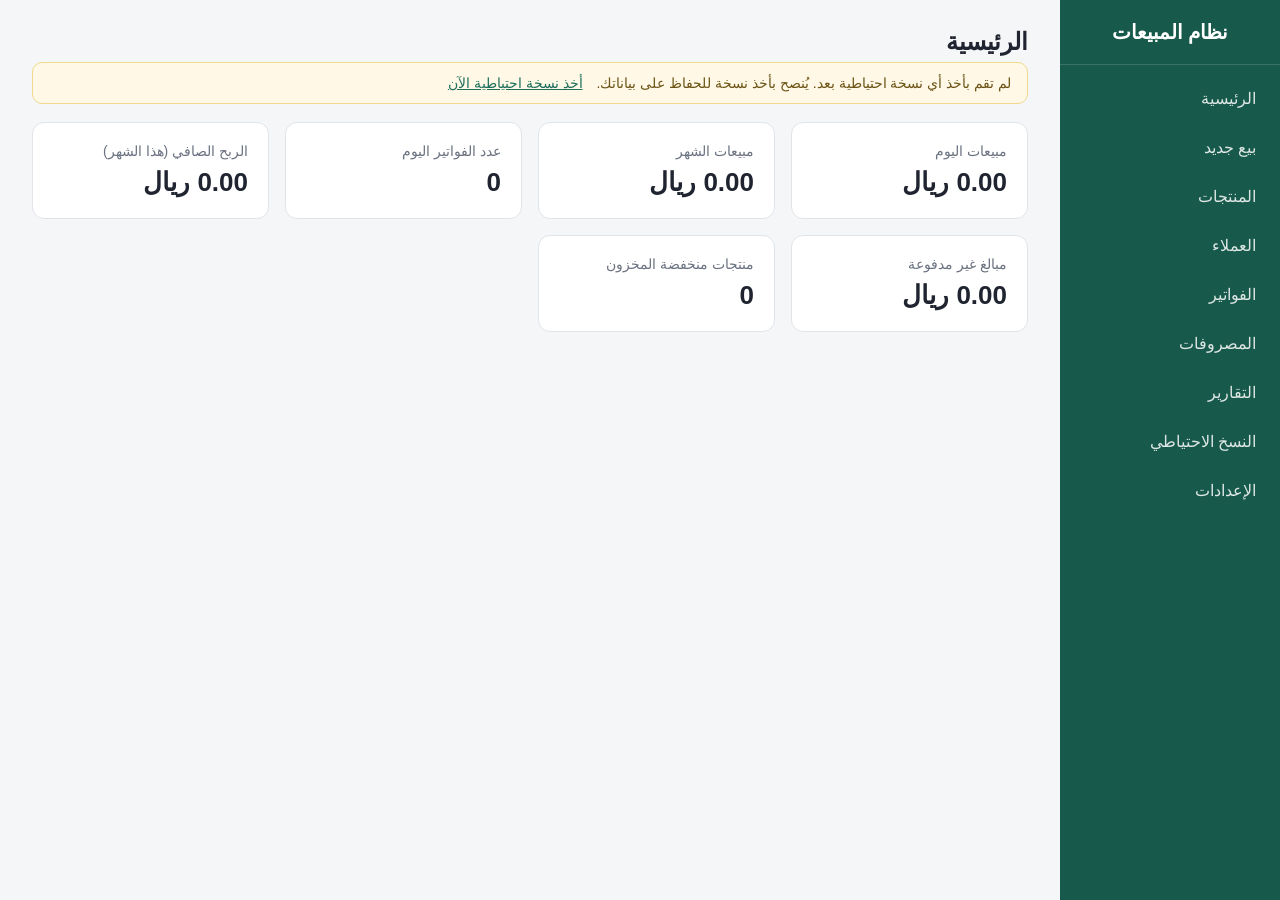
<file: SalesInventorySystem/index.html>
<!DOCTYPE html>
<html lang="ar" dir="rtl">
<head>
  <meta charset="UTF-8">
  <meta name="viewport" content="width=device-width, initial-scale=1.0">
  <title>نظام المبيعات</title>
  <link rel="stylesheet" href="css/style.css">
</head>
<body>
  <div class="app-shell">
    <aside class="sidebar">
      <div class="sidebar-title">نظام المبيعات</div>
      <nav class="nav-list">
        <button type="button" class="nav-item nav-item-active" data-screen="dashboard">الرئيسية</button>
        <button type="button" class="nav-item" data-screen="new-sale">بيع جديد</button>
        <button type="button" class="nav-item" data-screen="products">المنتجات</button>
        <button type="button" class="nav-item" data-screen="customers">العملاء</button>
        <button type="button" class="nav-item" data-screen="invoices">الفواتير</button>
        <button type="button" class="nav-item" data-screen="expenses">المصروفات</button>
        <button type="button" class="nav-item" data-screen="reports">التقارير</button>
        <button type="button" class="nav-item" data-screen="backup">النسخ الاحتياطي</button>
        <button type="button" class="nav-item" data-screen="settings">الإعدادات</button>
      </nav>
    </aside>

    <main class="content">
      <section id="screen-dashboard" class="screen screen-active"></section>
      <section id="screen-new-sale" class="screen"></section>
      <section id="screen-products" class="screen"></section>
      <section id="screen-customers" class="screen"></section>
      <section id="screen-invoices" class="screen"></section>
      <section id="screen-expenses" class="screen"></section>
      <section id="screen-reports" class="screen"></section>
      <section id="screen-backup" class="screen"></section>
      <section id="screen-settings" class="screen"></section>
    </main>
  </div>

  <div id="toast-container" class="toast-container"></div>
  <div id="modal-overlay" class="modal-overlay"></div>
  <div id="print-area"></div>

  <script src="lib/xlsx.full.min.js"></script>
  <script src="js/db.js"></script>
  <script src="js/utils.js"></script>
  <script src="js/ui.js"></script>
  <script src="js/excel.js"></script>
  <script src="js/settings.js"></script>
  <script src="js/products.js"></script>
  <script src="js/customers.js"></script>
  <script src="js/invoices.js"></script>
  <script src="js/expenses.js"></script>
  <script src="js/reports.js"></script>
  <script src="js/backup.js"></script>
  <script src="js/sales.js"></script>
  <script src="js/app.js"></script>
</body>
</html>
</file>
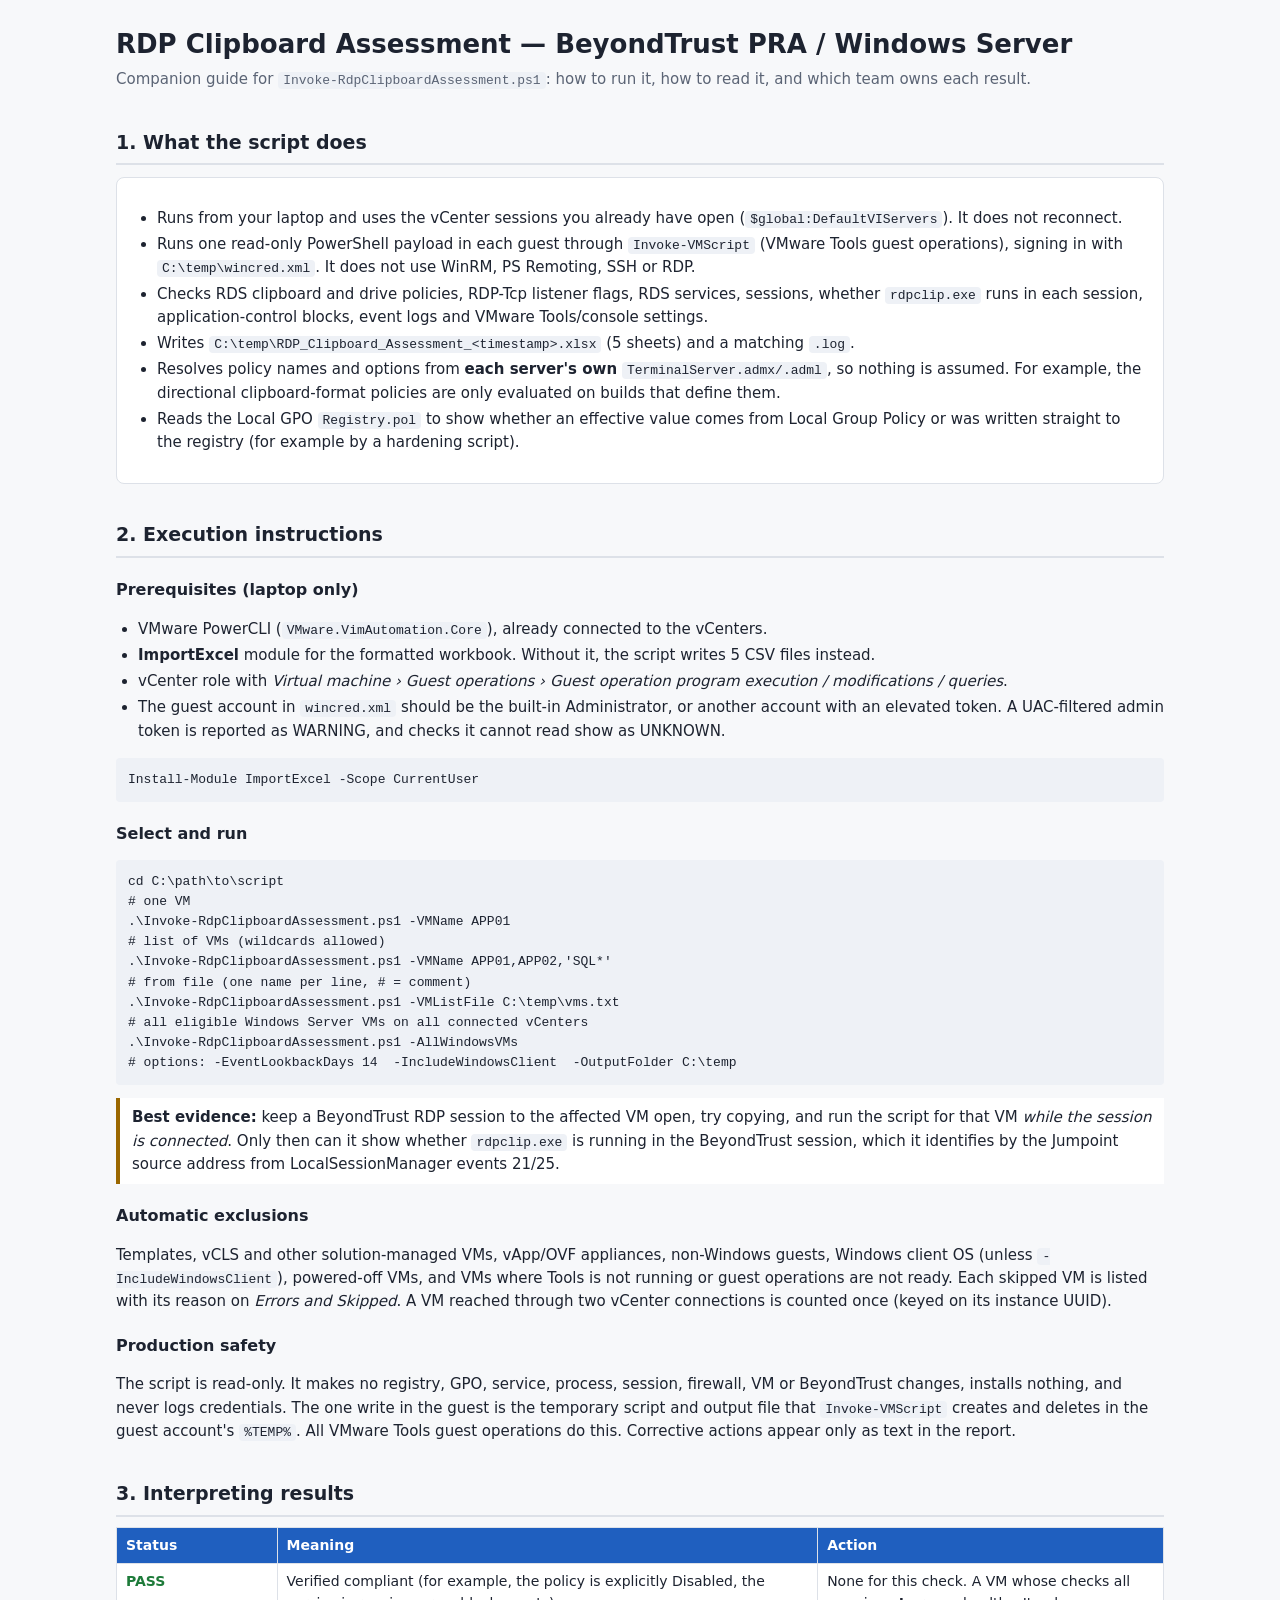
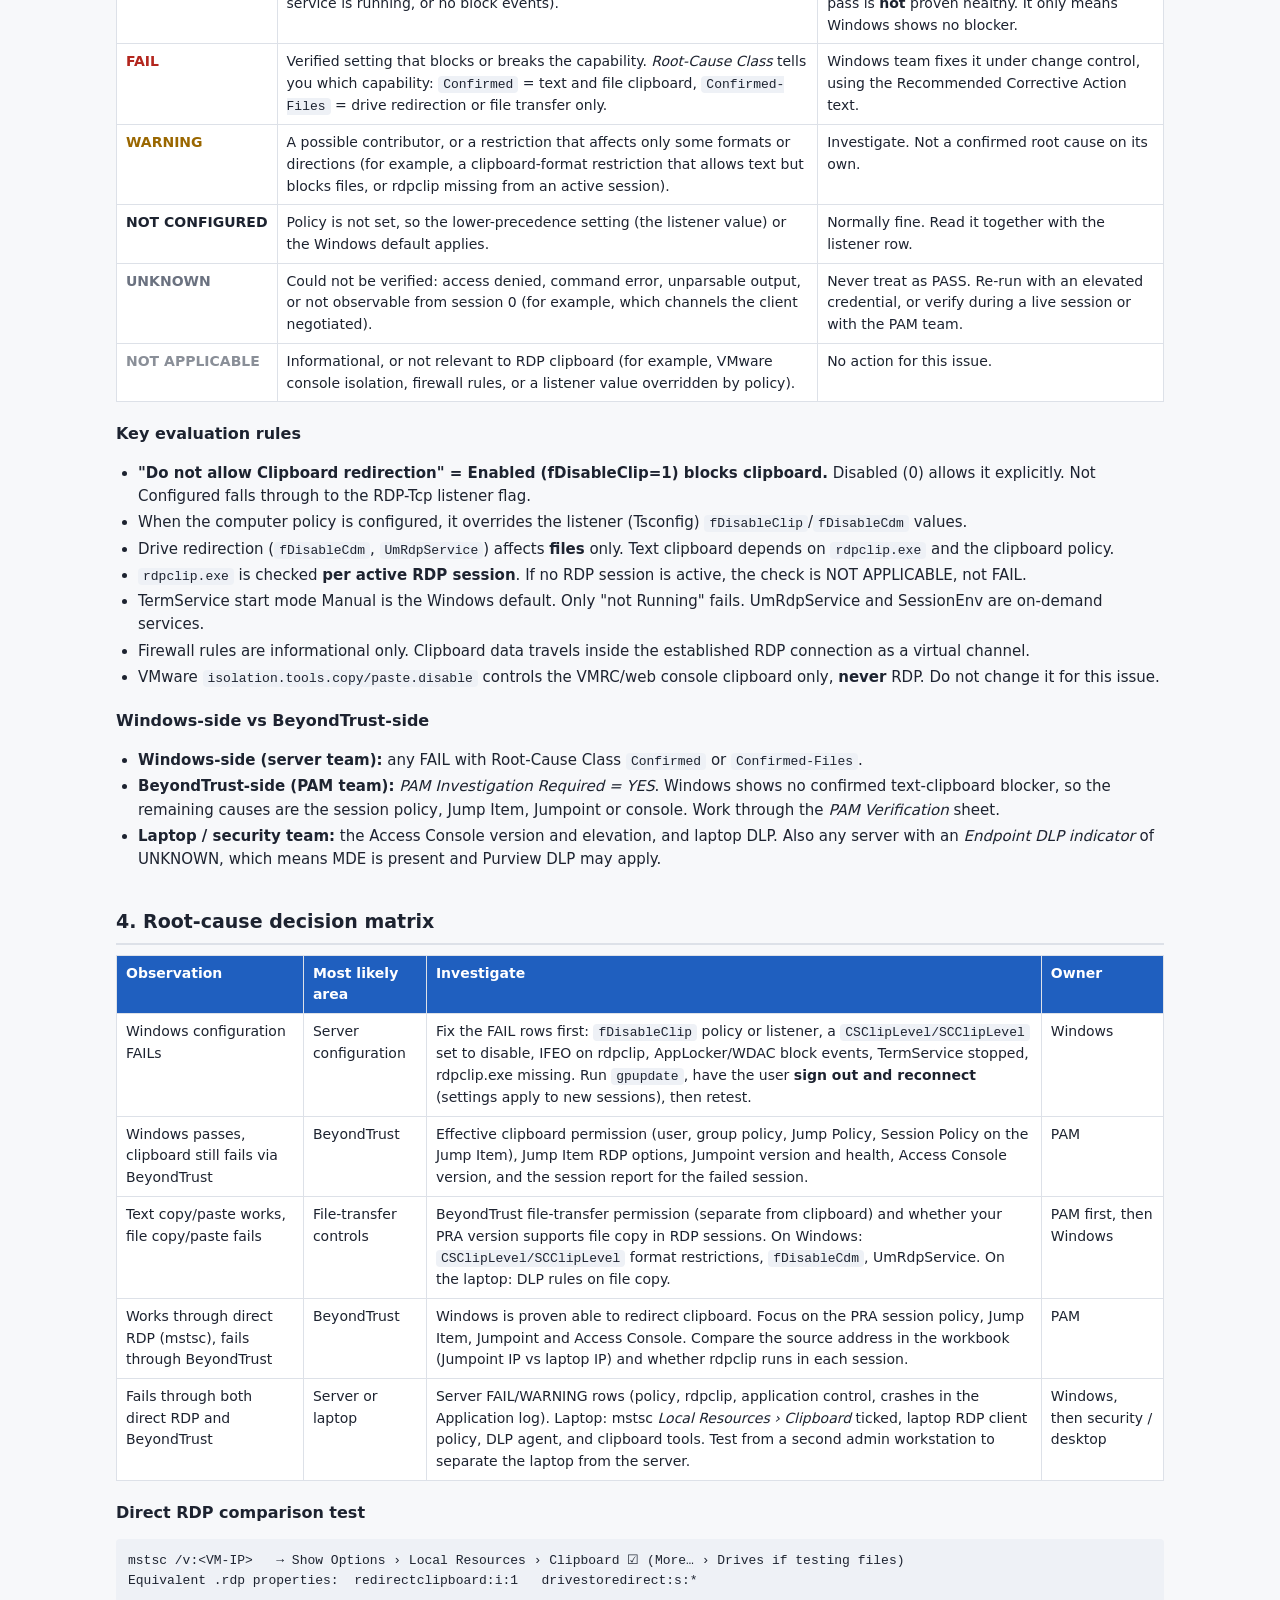
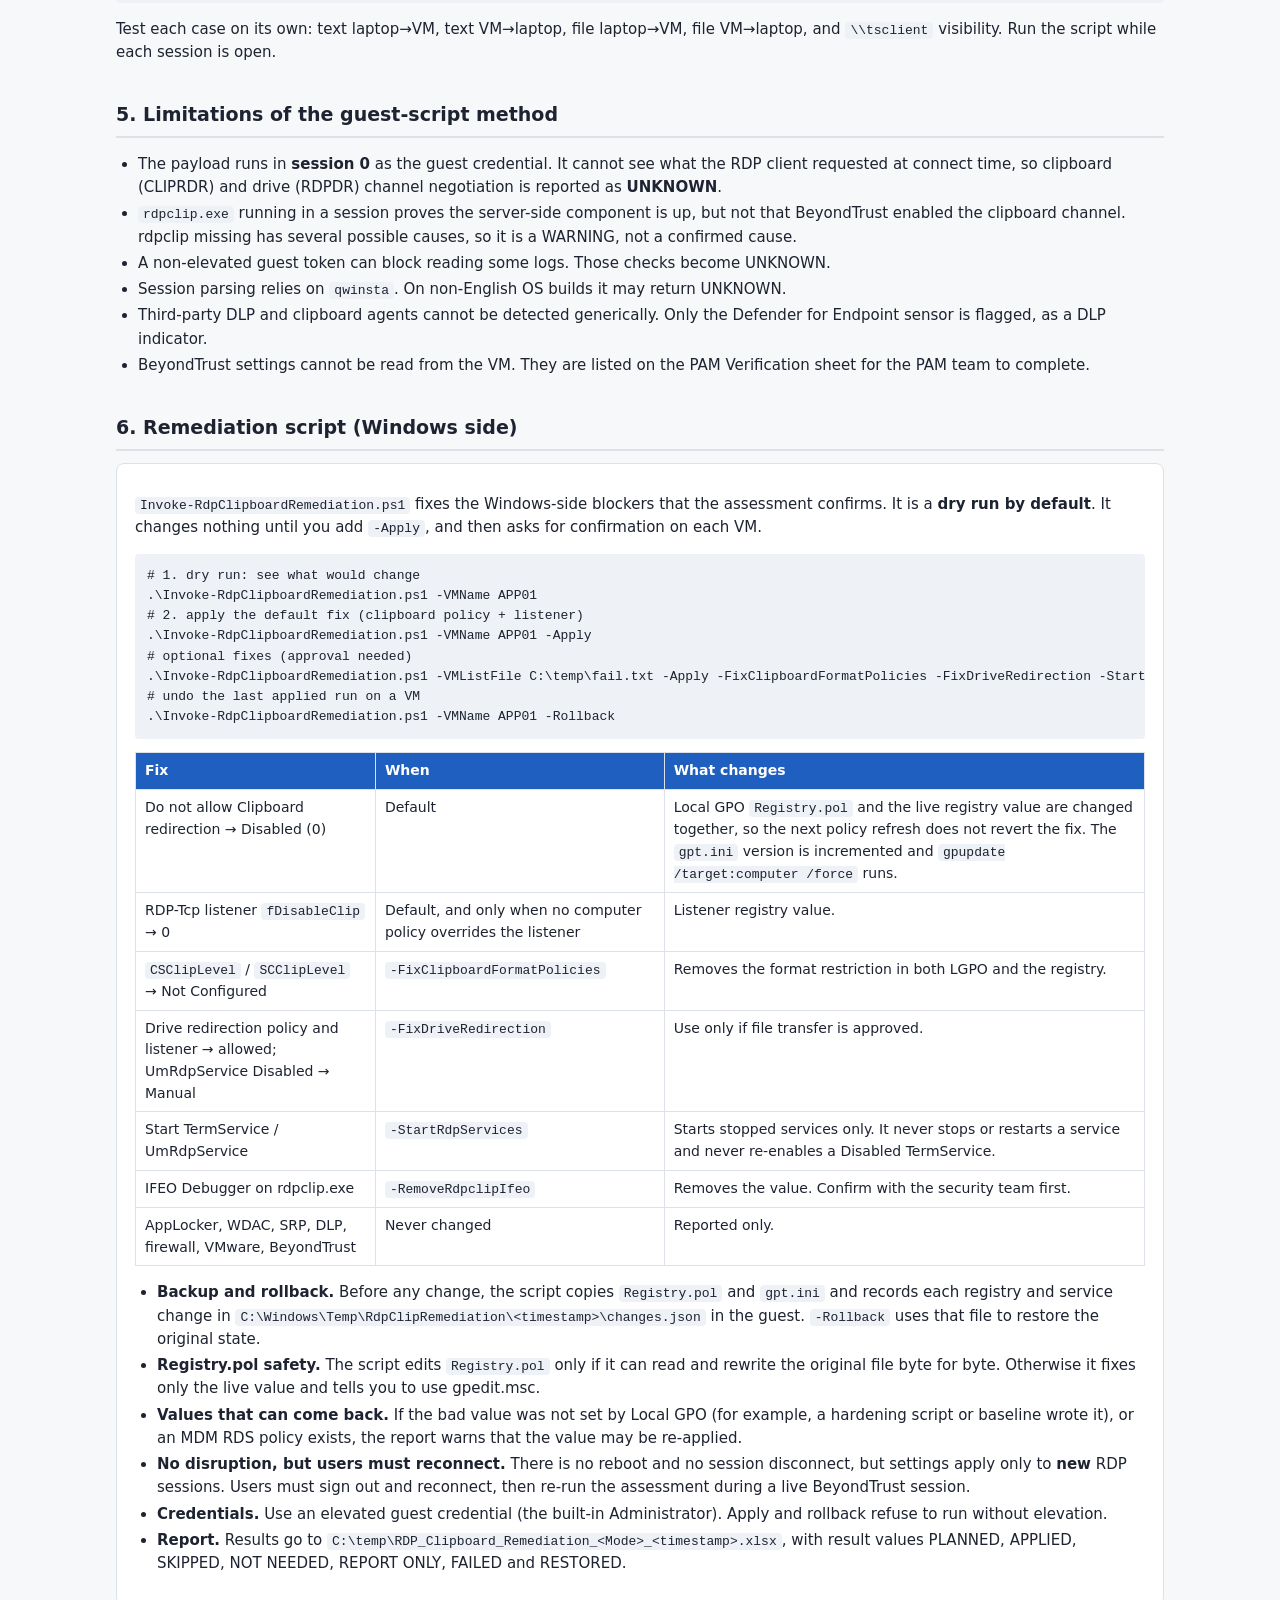
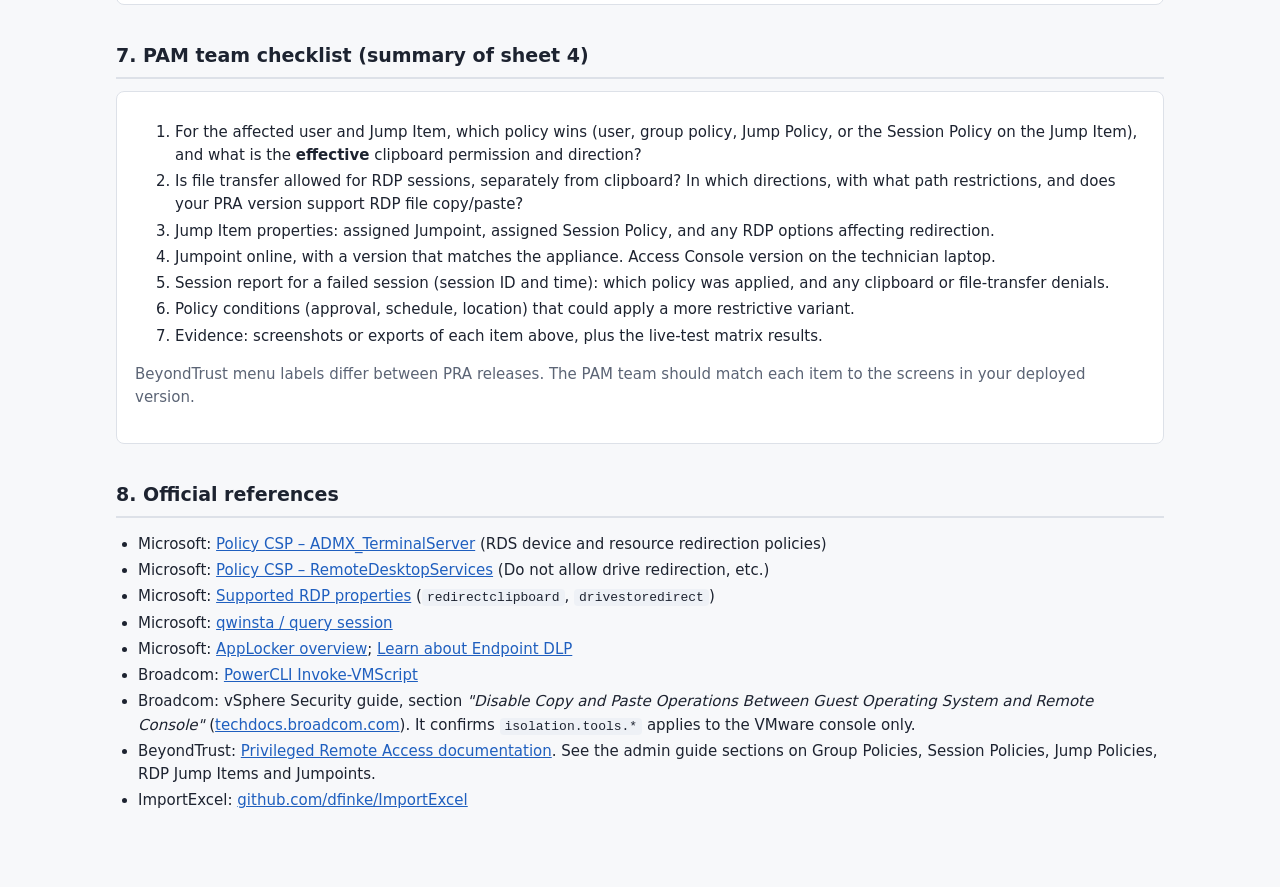
<file: RDP-Clipboard-Assessment-Guide.html>
<!doctype html>
<html lang="en">
<head>
<meta charset="utf-8">
<meta name="viewport" content="width=device-width, initial-scale=1">
<title>RDP Clipboard Assessment</title>
<style>
:root{--bg:#f7f8fa;--card:#fff;--fg:#1d2330;--muted:#5b6475;--line:#dde1e8;--acc:#1f5fbf;--pass:#1e7b3a;--fail:#b3261e;--warn:#9a6700;--unk:#6b7280;--na:#8a8f98;--code:#eef1f6}
@media (prefers-color-scheme:dark){:root:not([data-theme="light"]){--bg:#12151b;--card:#1a1f27;--fg:#e4e7ec;--muted:#9aa3b2;--line:#2c333f;--acc:#6ea8ff;--pass:#5cc97a;--fail:#ff7a70;--warn:#e3b341;--unk:#a0a7b4;--na:#7d8592;--code:#232a35}}
:root[data-theme="dark"]{--bg:#12151b;--card:#1a1f27;--fg:#e4e7ec;--muted:#9aa3b2;--line:#2c333f;--acc:#6ea8ff;--pass:#5cc97a;--fail:#ff7a70;--warn:#e3b341;--unk:#a0a7b4;--na:#7d8592;--code:#232a35}
*{box-sizing:border-box}
body{margin:0;background:var(--bg);color:var(--fg);font:15px/1.55 "Segoe UI",system-ui,sans-serif}
main{max-width:1080px;margin:0 auto;padding:24px 16px 64px}
h1{font-size:26px;margin:0 0 4px}h2{font-size:19px;margin:36px 0 10px;padding-bottom:6px;border-bottom:2px solid var(--line)}h3{font-size:16px;margin:20px 0 6px}
.sub{color:var(--muted);margin:0 0 20px}
.card{background:var(--card);border:1px solid var(--line);border-radius:8px;padding:14px 18px;margin:12px 0}
code,pre{font-family:Consolas,"Cascadia Mono",monospace;font-size:13px;background:var(--code);border-radius:4px}
code{padding:1px 5px}pre{padding:12px;overflow-x:auto;white-space:pre}
table{border-collapse:collapse;width:100%;font-size:14px;background:var(--card)}
.tw{overflow-x:auto;margin:10px 0}
th,td{border:1px solid var(--line);padding:7px 9px;text-align:left;vertical-align:top}
th{background:var(--acc);color:#fff;font-weight:600}
.s{font-weight:700;white-space:nowrap}.pass{color:var(--pass)}.fail{color:var(--fail)}.warn{color:var(--warn)}.unk{color:var(--unk)}.na{color:var(--na)}
.note{border-left:4px solid var(--warn);padding:8px 12px;background:var(--card);margin:12px 0}
ul{padding-left:22px}li{margin:3px 0}
a{color:var(--acc)}
</style>
</head>
<body>
<main>
<h1>RDP Clipboard Assessment — BeyondTrust PRA / Windows Server</h1>
<p class="sub">Companion guide for <code>Invoke-RdpClipboardAssessment.ps1</code>: how to run it, how to read it, and which team owns each result.</p>

<h2>1. What the script does</h2>
<div class="card">
<ul>
<li>Runs from your laptop and uses the vCenter sessions you already have open (<code>$global:DefaultVIServers</code>). It does not reconnect.</li>
<li>Runs one read-only PowerShell payload in each guest through <code>Invoke-VMScript</code> (VMware Tools guest operations), signing in with <code>C:\temp\wincred.xml</code>. It does not use WinRM, PS Remoting, SSH or RDP.</li>
<li>Checks RDS clipboard and drive policies, RDP-Tcp listener flags, RDS services, sessions, whether <code>rdpclip.exe</code> runs in each session, application-control blocks, event logs and VMware Tools/console settings.</li>
<li>Writes <code>C:\temp\RDP_Clipboard_Assessment_&lt;timestamp&gt;.xlsx</code> (5 sheets) and a matching <code>.log</code>.</li>
<li>Resolves policy names and options from <b>each server's own</b> <code>TerminalServer.admx/.adml</code>, so nothing is assumed. For example, the directional clipboard-format policies are only evaluated on builds that define them.</li>
<li>Reads the Local GPO <code>Registry.pol</code> to show whether an effective value comes from Local Group Policy or was written straight to the registry (for example by a hardening script).</li>
</ul>
</div>

<h2>2. Execution instructions</h2>
<h3>Prerequisites (laptop only)</h3>
<ul>
<li>VMware PowerCLI (<code>VMware.VimAutomation.Core</code>), already connected to the vCenters.</li>
<li><b>ImportExcel</b> module for the formatted workbook. Without it, the script writes 5 CSV files instead.</li>
<li>vCenter role with <i>Virtual machine › Guest operations › Guest operation program execution / modifications / queries</i>.</li>
<li>The guest account in <code>wincred.xml</code> should be the built-in Administrator, or another account with an elevated token. A UAC-filtered admin token is reported as WARNING, and checks it cannot read show as UNKNOWN.</li>
</ul>
<pre>Install-Module ImportExcel -Scope CurrentUser</pre>
<h3>Select and run</h3>
<pre>cd C:\path\to\script
# one VM
.\Invoke-RdpClipboardAssessment.ps1 -VMName APP01
# list of VMs (wildcards allowed)
.\Invoke-RdpClipboardAssessment.ps1 -VMName APP01,APP02,'SQL*'
# from file (one name per line, # = comment)
.\Invoke-RdpClipboardAssessment.ps1 -VMListFile C:\temp\vms.txt
# all eligible Windows Server VMs on all connected vCenters
.\Invoke-RdpClipboardAssessment.ps1 -AllWindowsVMs
# options: -EventLookbackDays 14  -IncludeWindowsClient  -OutputFolder C:\temp</pre>
<div class="note"><b>Best evidence:</b> keep a BeyondTrust RDP session to the affected VM open, try copying, and run the script for that VM <i>while the session is connected</i>. Only then can it show whether <code>rdpclip.exe</code> is running in the BeyondTrust session, which it identifies by the Jumpoint source address from LocalSessionManager events 21/25.</div>
<h3>Automatic exclusions</h3>
<p>Templates, vCLS and other solution-managed VMs, vApp/OVF appliances, non-Windows guests, Windows client OS (unless <code>-IncludeWindowsClient</code>), powered-off VMs, and VMs where Tools is not running or guest operations are not ready. Each skipped VM is listed with its reason on <i>Errors and Skipped</i>. A VM reached through two vCenter connections is counted once (keyed on its instance UUID).</p>
<h3>Production safety</h3>
<p>The script is read-only. It makes no registry, GPO, service, process, session, firewall, VM or BeyondTrust changes, installs nothing, and never logs credentials. The one write in the guest is the temporary script and output file that <code>Invoke-VMScript</code> creates and deletes in the guest account's <code>%TEMP%</code>. All VMware Tools guest operations do this. Corrective actions appear only as text in the report.</p>

<h2>3. Interpreting results</h2>
<div class="tw"><table>
<tr><th>Status</th><th>Meaning</th><th>Action</th></tr>
<tr><td class="s pass">PASS</td><td>Verified compliant (for example, the policy is explicitly Disabled, the service is running, or no block events).</td><td>None for this check. A VM whose checks all pass is <b>not</b> proven healthy. It only means Windows shows no blocker.</td></tr>
<tr><td class="s fail">FAIL</td><td>Verified setting that blocks or breaks the capability. <i>Root-Cause Class</i> tells you which capability: <code>Confirmed</code> = text and file clipboard, <code>Confirmed-Files</code> = drive redirection or file transfer only.</td><td>Windows team fixes it under change control, using the Recommended Corrective Action text.</td></tr>
<tr><td class="s warn">WARNING</td><td>A possible contributor, or a restriction that affects only some formats or directions (for example, a clipboard-format restriction that allows text but blocks files, or rdpclip missing from an active session).</td><td>Investigate. Not a confirmed root cause on its own.</td></tr>
<tr><td class="s">NOT CONFIGURED</td><td>Policy is not set, so the lower-precedence setting (the listener value) or the Windows default applies.</td><td>Normally fine. Read it together with the listener row.</td></tr>
<tr><td class="s unk">UNKNOWN</td><td>Could not be verified: access denied, command error, unparsable output, or not observable from session 0 (for example, which channels the client negotiated).</td><td>Never treat as PASS. Re-run with an elevated credential, or verify during a live session or with the PAM team.</td></tr>
<tr><td class="s na">NOT APPLICABLE</td><td>Informational, or not relevant to RDP clipboard (for example, VMware console isolation, firewall rules, or a listener value overridden by policy).</td><td>No action for this issue.</td></tr>
</table></div>
<h3>Key evaluation rules</h3>
<ul>
<li><b>"Do not allow Clipboard redirection" = Enabled (fDisableClip=1) blocks clipboard.</b> Disabled (0) allows it explicitly. Not Configured falls through to the RDP-Tcp listener flag.</li>
<li>When the computer policy is configured, it overrides the listener (Tsconfig) <code>fDisableClip</code>/<code>fDisableCdm</code> values.</li>
<li>Drive redirection (<code>fDisableCdm</code>, <code>UmRdpService</code>) affects <b>files</b> only. Text clipboard depends on <code>rdpclip.exe</code> and the clipboard policy.</li>
<li><code>rdpclip.exe</code> is checked <b>per active RDP session</b>. If no RDP session is active, the check is NOT APPLICABLE, not FAIL.</li>
<li>TermService start mode Manual is the Windows default. Only "not Running" fails. UmRdpService and SessionEnv are on-demand services.</li>
<li>Firewall rules are informational only. Clipboard data travels inside the established RDP connection as a virtual channel.</li>
<li>VMware <code>isolation.tools.copy/paste.disable</code> controls the VMRC/web console clipboard only, <b>never</b> RDP. Do not change it for this issue.</li>
</ul>
<h3>Windows-side vs BeyondTrust-side</h3>
<ul>
<li><b>Windows-side (server team):</b> any FAIL with Root-Cause Class <code>Confirmed</code> or <code>Confirmed-Files</code>.</li>
<li><b>BeyondTrust-side (PAM team):</b> <i>PAM Investigation Required = YES</i>. Windows shows no confirmed text-clipboard blocker, so the remaining causes are the session policy, Jump Item, Jumpoint or console. Work through the <i>PAM Verification</i> sheet.</li>
<li><b>Laptop / security team:</b> the Access Console version and elevation, and laptop DLP. Also any server with an <i>Endpoint DLP indicator</i> of UNKNOWN, which means MDE is present and Purview DLP may apply.</li>
</ul>

<h2>4. Root-cause decision matrix</h2>
<div class="tw"><table>
<tr><th>Observation</th><th>Most likely area</th><th>Investigate</th><th>Owner</th></tr>
<tr><td>Windows configuration FAILs</td><td>Server configuration</td><td>Fix the FAIL rows first: <code>fDisableClip</code> policy or listener, a <code>CSClipLevel/SCClipLevel</code> set to disable, IFEO on rdpclip, AppLocker/WDAC block events, TermService stopped, rdpclip.exe missing. Run <code>gpupdate</code>, have the user <b>sign out and reconnect</b> (settings apply to new sessions), then retest.</td><td>Windows</td></tr>
<tr><td>Windows passes, clipboard still fails via BeyondTrust</td><td>BeyondTrust</td><td>Effective clipboard permission (user, group policy, Jump Policy, Session Policy on the Jump Item), Jump Item RDP options, Jumpoint version and health, Access Console version, and the session report for the failed session.</td><td>PAM</td></tr>
<tr><td>Text copy/paste works, file copy/paste fails</td><td>File-transfer controls</td><td>BeyondTrust file-transfer permission (separate from clipboard) and whether your PRA version supports file copy in RDP sessions. On Windows: <code>CSClipLevel/SCClipLevel</code> format restrictions, <code>fDisableCdm</code>, UmRdpService. On the laptop: DLP rules on file copy.</td><td>PAM first, then Windows</td></tr>
<tr><td>Works through direct RDP (mstsc), fails through BeyondTrust</td><td>BeyondTrust</td><td>Windows is proven able to redirect clipboard. Focus on the PRA session policy, Jump Item, Jumpoint and Access Console. Compare the source address in the workbook (Jumpoint IP vs laptop IP) and whether rdpclip runs in each session.</td><td>PAM</td></tr>
<tr><td>Fails through both direct RDP and BeyondTrust</td><td>Server or laptop</td><td>Server FAIL/WARNING rows (policy, rdpclip, application control, crashes in the Application log). Laptop: mstsc <i>Local Resources › Clipboard</i> ticked, laptop RDP client policy, DLP agent, and clipboard tools. Test from a second admin workstation to separate the laptop from the server.</td><td>Windows, then security / desktop</td></tr>
</table></div>
<h3>Direct RDP comparison test</h3>
<pre>mstsc /v:&lt;VM-IP&gt;   → Show Options › Local Resources › Clipboard ☑ (More… › Drives if testing files)
Equivalent .rdp properties:  redirectclipboard:i:1   drivestoredirect:s:*</pre>
<p>Test each case on its own: text laptop→VM, text VM→laptop, file laptop→VM, file VM→laptop, and <code>\\tsclient</code> visibility. Run the script while each session is open.</p>

<h2>5. Limitations of the guest-script method</h2>
<ul>
<li>The payload runs in <b>session 0</b> as the guest credential. It cannot see what the RDP client requested at connect time, so clipboard (CLIPRDR) and drive (RDPDR) channel negotiation is reported as <b>UNKNOWN</b>.</li>
<li><code>rdpclip.exe</code> running in a session proves the server-side component is up, but not that BeyondTrust enabled the clipboard channel. rdpclip missing has several possible causes, so it is a WARNING, not a confirmed cause.</li>
<li>A non-elevated guest token can block reading some logs. Those checks become UNKNOWN.</li>
<li>Session parsing relies on <code>qwinsta</code>. On non-English OS builds it may return UNKNOWN.</li>
<li>Third-party DLP and clipboard agents cannot be detected generically. Only the Defender for Endpoint sensor is flagged, as a DLP indicator.</li>
<li>BeyondTrust settings cannot be read from the VM. They are listed on the PAM Verification sheet for the PAM team to complete.</li>
</ul>

<h2>6. Remediation script (Windows side)</h2>
<div class="card">
<p><code>Invoke-RdpClipboardRemediation.ps1</code> fixes the Windows-side blockers that the assessment confirms. It is a <b>dry run by default</b>. It changes nothing until you add <code>-Apply</code>, and then asks for confirmation on each VM.</p>
<pre># 1. dry run: see what would change
.\Invoke-RdpClipboardRemediation.ps1 -VMName APP01
# 2. apply the default fix (clipboard policy + listener)
.\Invoke-RdpClipboardRemediation.ps1 -VMName APP01 -Apply
# optional fixes (approval needed)
.\Invoke-RdpClipboardRemediation.ps1 -VMListFile C:\temp\fail.txt -Apply -FixClipboardFormatPolicies -FixDriveRedirection -StartRdpServices -RemoveRdpclipIfeo
# undo the last applied run on a VM
.\Invoke-RdpClipboardRemediation.ps1 -VMName APP01 -Rollback</pre>
<div class="tw"><table>
<tr><th>Fix</th><th>When</th><th>What changes</th></tr>
<tr><td>Do not allow Clipboard redirection → Disabled (0)</td><td>Default</td><td>Local GPO <code>Registry.pol</code> and the live registry value are changed together, so the next policy refresh does not revert the fix. The <code>gpt.ini</code> version is incremented and <code>gpupdate /target:computer /force</code> runs.</td></tr>
<tr><td>RDP-Tcp listener <code>fDisableClip</code> → 0</td><td>Default, and only when no computer policy overrides the listener</td><td>Listener registry value.</td></tr>
<tr><td><code>CSClipLevel</code> / <code>SCClipLevel</code> → Not Configured</td><td><code>-FixClipboardFormatPolicies</code></td><td>Removes the format restriction in both LGPO and the registry.</td></tr>
<tr><td>Drive redirection policy and listener → allowed; UmRdpService Disabled → Manual</td><td><code>-FixDriveRedirection</code></td><td>Use only if file transfer is approved.</td></tr>
<tr><td>Start TermService / UmRdpService</td><td><code>-StartRdpServices</code></td><td>Starts stopped services only. It never stops or restarts a service and never re-enables a Disabled TermService.</td></tr>
<tr><td>IFEO Debugger on rdpclip.exe</td><td><code>-RemoveRdpclipIfeo</code></td><td>Removes the value. Confirm with the security team first.</td></tr>
<tr><td>AppLocker, WDAC, SRP, DLP, firewall, VMware, BeyondTrust</td><td>Never changed</td><td>Reported only.</td></tr>
</table></div>
<ul>
<li><b>Backup and rollback.</b> Before any change, the script copies <code>Registry.pol</code> and <code>gpt.ini</code> and records each registry and service change in <code>C:\Windows\Temp\RdpClipRemediation\&lt;timestamp&gt;\changes.json</code> in the guest. <code>-Rollback</code> uses that file to restore the original state.</li>
<li><b>Registry.pol safety.</b> The script edits <code>Registry.pol</code> only if it can read and rewrite the original file byte for byte. Otherwise it fixes only the live value and tells you to use gpedit.msc.</li>
<li><b>Values that can come back.</b> If the bad value was not set by Local GPO (for example, a hardening script or baseline wrote it), or an MDM RDS policy exists, the report warns that the value may be re-applied.</li>
<li><b>No disruption, but users must reconnect.</b> There is no reboot and no session disconnect, but settings apply only to <b>new</b> RDP sessions. Users must sign out and reconnect, then re-run the assessment during a live BeyondTrust session.</li>
<li><b>Credentials.</b> Use an elevated guest credential (the built-in Administrator). Apply and rollback refuse to run without elevation.</li>
<li><b>Report.</b> Results go to <code>C:\temp\RDP_Clipboard_Remediation_&lt;Mode&gt;_&lt;timestamp&gt;.xlsx</code>, with result values PLANNED, APPLIED, SKIPPED, NOT NEEDED, REPORT ONLY, FAILED and RESTORED.</li>
</ul>
</div>

<h2>7. PAM team checklist (summary of sheet 4)</h2>
<div class="card"><ol>
<li>For the affected user and Jump Item, which policy wins (user, group policy, Jump Policy, or the Session Policy on the Jump Item), and what is the <b>effective</b> clipboard permission and direction?</li>
<li>Is file transfer allowed for RDP sessions, separately from clipboard? In which directions, with what path restrictions, and does your PRA version support RDP file copy/paste?</li>
<li>Jump Item properties: assigned Jumpoint, assigned Session Policy, and any RDP options affecting redirection.</li>
<li>Jumpoint online, with a version that matches the appliance. Access Console version on the technician laptop.</li>
<li>Session report for a failed session (session ID and time): which policy was applied, and any clipboard or file-transfer denials.</li>
<li>Policy conditions (approval, schedule, location) that could apply a more restrictive variant.</li>
<li>Evidence: screenshots or exports of each item above, plus the live-test matrix results.</li>
</ol>
<p class="sub">BeyondTrust menu labels differ between PRA releases. The PAM team should match each item to the screens in your deployed version.</p></div>

<h2>8. Official references</h2>
<ul>
<li>Microsoft: <a href="https://learn.microsoft.com/en-us/windows/client-management/mdm/policy-csp-admx-terminalserver">Policy CSP – ADMX_TerminalServer</a> (RDS device and resource redirection policies)</li>
<li>Microsoft: <a href="https://learn.microsoft.com/en-us/windows/client-management/mdm/policy-csp-remotedesktopservices">Policy CSP – RemoteDesktopServices</a> (Do not allow drive redirection, etc.)</li>
<li>Microsoft: <a href="https://learn.microsoft.com/en-us/azure/virtual-desktop/rdp-properties">Supported RDP properties</a> (<code>redirectclipboard</code>, <code>drivestoredirect</code>)</li>
<li>Microsoft: <a href="https://learn.microsoft.com/en-us/windows-server/administration/windows-commands/qwinsta">qwinsta / query session</a></li>
<li>Microsoft: <a href="https://learn.microsoft.com/en-us/windows/security/application-security/application-control/app-control-for-business/applocker/applocker-overview">AppLocker overview</a>; <a href="https://learn.microsoft.com/en-us/purview/endpoint-dlp-learn-about">Learn about Endpoint DLP</a></li>
<li>Broadcom: <a href="https://developer.broadcom.com/powercli/latest/vmware.vimautomation.core/commands/invoke-vmscript">PowerCLI Invoke-VMScript</a></li>
<li>Broadcom: vSphere Security guide, section <i>"Disable Copy and Paste Operations Between Guest Operating System and Remote Console"</i> (<a href="https://techdocs.broadcom.com/">techdocs.broadcom.com</a>). It confirms <code>isolation.tools.*</code> applies to the VMware console only.</li>
<li>BeyondTrust: <a href="https://www.beyondtrust.com/docs/privileged-remote-access/">Privileged Remote Access documentation</a>. See the admin guide sections on Group Policies, Session Policies, Jump Policies, RDP Jump Items and Jumpoints.</li>
<li>ImportExcel: <a href="https://github.com/dfinke/ImportExcel">github.com/dfinke/ImportExcel</a></li>
</ul>
</main>
</body>
</html>
</file>
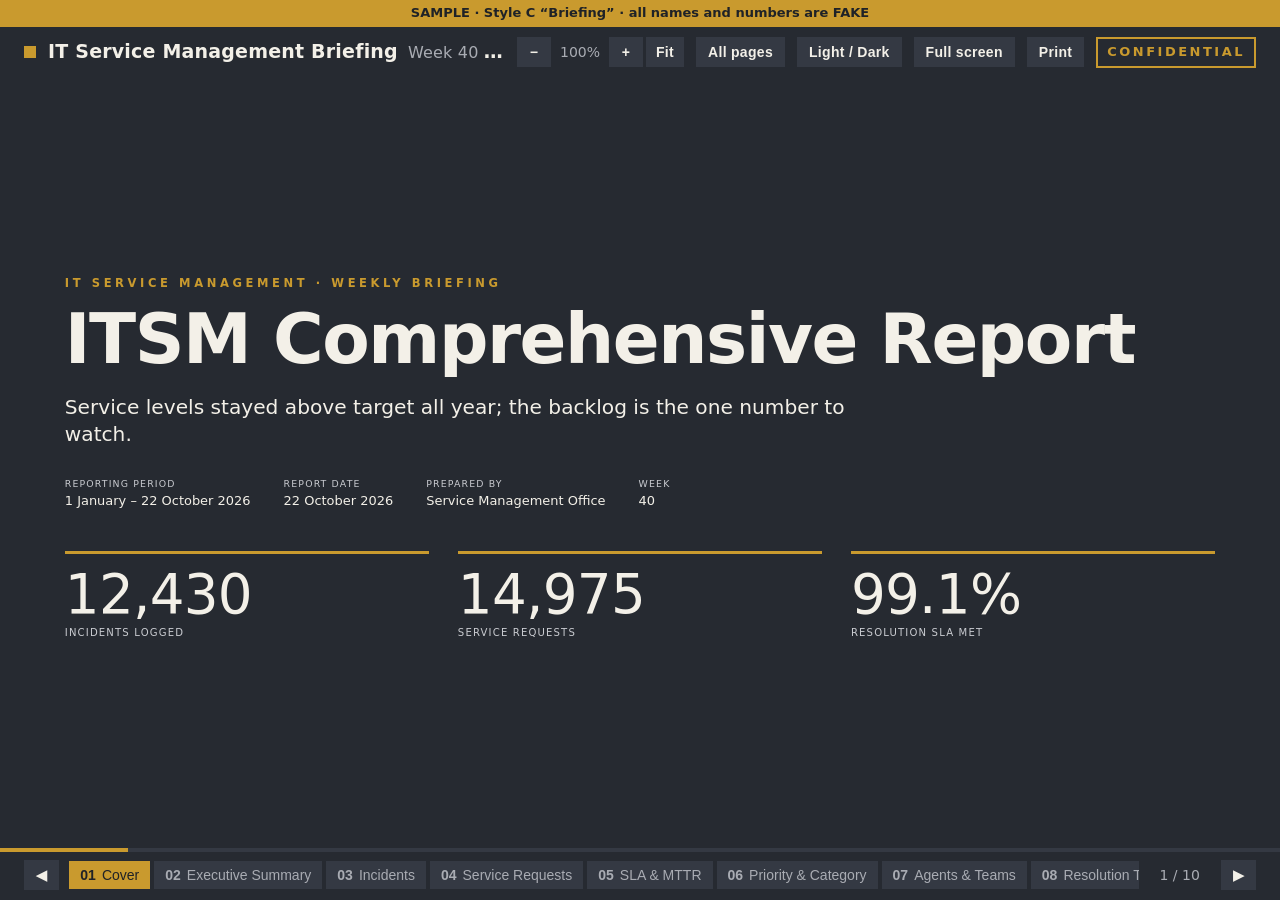
<file: samples/ITSM_Dashboard_Style_C_sample.html>
<!doctype html>
<html lang="en" data-theme="light">
<head>
<meta charset="utf-8">
<meta name="viewport" content="width=device-width, initial-scale=1">
<title>ITSM Briefing Style C</title>
<style>
/* ===== Style C "Briefing" - hall theme colours (charcoal, green, gold, stone), solid colours only ===== */
:root{
  color-scheme:light;
  --bg:#f3f0e8;--ink:#1f2227;--ink-2:#4b4f57;--ink-3:#757982;--rule:#d9d4c7;--track:#e4dfd3;
  --bar:#262a31;--bar-ink:#f3f0e8;--bar-ink-2:#a9acb3;--bar-btn:#343943;--bar-btn-h:#424854;
  --p-char:#262a31;--p-green:#13805a;--p-gold:#c99a2e;--p-ink:#f3f0e8;--p-ink-2:#c9cbd0;--p-gold-ink:#1f2227;--p-gold-ink-2:#3d3a2f;
  --s1:#13805a;--s2:#a87b0e;--s3:#3e434c;--gold:#c99a2e;
  --good:#13805a;--warn:#a87b0e;--bad:#a5371f;--chip:#e9e4d8;--mid:#cfc6b0;
  --tip-bg:#262a31;--tip-ink:#f3f0e8;
}
:root[data-theme="dark"]{
  color-scheme:dark;
  --bg:#1c1e22;--ink:#eeeae1;--ink-2:#c3c1ba;--ink-3:#8f9199;--rule:#33363d;--track:#2c2f35;
  --bar:#141518;--bar-ink:#eeeae1;--bar-ink-2:#8f9199;--bar-btn:#2a2d33;--bar-btn-h:#363a41;
  --p-char:#2e323a;--p-green:#17704f;--p-gold:#b08a24;--p-ink:#eeeae1;--p-ink-2:#b9bcc3;--p-gold-ink:#16171a;--p-gold-ink-2:#2e2a1e;
  --s1:#2a9a6c;--s2:#b08a24;--s3:#8a9099;--gold:#c99a2e;
  --good:#3cae7e;--warn:#d0a33a;--bad:#c94236;--chip:#2a2d33;--mid:#454a53;
  --tip-bg:#eeeae1;--tip-ink:#16171a;
}
*{box-sizing:border-box}
html,body{height:100%}
body{margin:0;background:var(--bg);color:var(--ink);font:18px/1.45 "Segoe UI",system-ui,-apple-system,Arial,sans-serif;-webkit-print-color-adjust:exact;print-color-adjust:exact;display:flex;flex-direction:column}
.sample{background:var(--gold);color:#1f2227;text-align:center;font-size:13px;font-weight:600;padding:4px 12px}

/* slim top bar */
.bar{flex:none;display:flex;align-items:center;gap:12px;padding:10px 24px;background:var(--bar);color:var(--bar-ink)}
.bar .dot{width:12px;height:12px;background:var(--gold)}
.bar h1{margin:0;font-size:19px;font-weight:600;letter-spacing:.2px;flex:1;min-width:0;white-space:nowrap;overflow:hidden;text-overflow:ellipsis}
.bar h1 span{font-weight:400;color:var(--bar-ink-2);margin-left:10px;font-size:16px}
.btn{background:var(--bar-btn);color:var(--bar-ink);border:0;padding:7px 12px;font:600 14px "Segoe UI",sans-serif;cursor:pointer;letter-spacing:.3px}
.btn:hover{background:var(--bar-btn-h)}
.zoom{display:flex;align-items:center;gap:3px}
.zoom .btn{min-width:34px;padding:7px 10px}
.zoom span{min-width:52px;text-align:center;font-size:14px;color:var(--bar-ink-2);font-variant-numeric:tabular-nums}
.conf{color:var(--gold);font-size:13px;font-weight:700;letter-spacing:2.5px;border:2px solid var(--gold);padding:4px 9px}

/* stage: one page at a time */
.stage{flex:1;min-height:0;position:relative}
.pg{position:absolute;inset:0;display:none;grid-template-columns:minmax(380px,31%) 1fr}
.pg.cur{display:grid}

/* left colour panel */
.panel{background:var(--pc);color:var(--pi);padding:38px 40px 30px;display:flex;flex-direction:column;min-height:0;overflow:auto}
.pg[data-c="char"]{--pc:var(--p-char);--pi:var(--p-ink);--pi2:var(--p-ink-2);--acc:var(--gold)}
.pg[data-c="green"]{--pc:var(--p-green);--pi:var(--p-ink);--pi2:var(--p-ink-2);--acc:var(--gold)}
.pg[data-c="gold"]{--pc:var(--p-gold);--pi:var(--p-gold-ink);--pi2:var(--p-gold-ink-2);--acc:var(--p-gold-ink)}
.panel .no{font-size:15px;letter-spacing:3px;font-weight:600;color:var(--pi2)}
.panel .no b{color:var(--acc);font-weight:700}
.panel h2{margin:10px 0 0;font-size:40px;font-weight:600;line-height:1.08;letter-spacing:-.6px}
.panel .msg{margin:18px 0 0;font-size:22px;font-weight:300;line-height:1.35;color:var(--pi)}
.panel .rule{width:56px;height:5px;background:var(--acc);margin:22px 0 4px}
.big{margin-top:auto;padding-top:20px}
.big .n{padding:14px 0;border-top:1px solid var(--pi2)}
.big .n:first-child{border-top:0}
.big .v{font-size:52px;font-weight:300;line-height:1.05;letter-spacing:-1px;font-variant-numeric:tabular-nums}
.big .v small{font-size:22px;margin-left:4px}
.big .l{font-size:14px;letter-spacing:1.6px;text-transform:uppercase;color:var(--pi2);margin-top:4px}
.big .l .st{color:var(--pi);font-weight:700;letter-spacing:.5px;text-transform:none;margin-left:6px}

/* right content */
.content{padding:30px 36px 26px;overflow:auto;min-width:0;display:flex;flex-direction:column;gap:26px}
.row{display:grid;gap:34px}.r2{grid-template-columns:1fr 1fr}.r21{grid-template-columns:1.5fr 1fr}.r12{grid-template-columns:1fr 1.5fr}
.blk{min-width:0}
.blk h3{margin:0;font-size:14px;font-weight:700;letter-spacing:1.8px;text-transform:uppercase;color:var(--ink-2)}
.blk h3::after{content:"";display:block;width:34px;height:4px;background:var(--gold);margin:8px 0 2px}
.blk .sub{font-size:15px;color:var(--ink-3);margin:6px 0 12px}
.hr{height:1px;background:var(--rule)}
.legend{display:flex;flex-wrap:wrap;gap:4px 18px;font-size:15px;color:var(--ink-2);margin-top:8px}
.legend i{display:inline-block;width:12px;height:12px;margin-right:6px;vertical-align:-1px}
.chart{position:relative;width:100%}
.chart svg{display:block;width:100%;overflow:visible}
.ax{fill:var(--ink-3);font-size:14px}.lbl{fill:var(--ink);font-size:14px;font-weight:600}.gl{stroke:var(--rule)}
.hit{fill:transparent}
.tip{position:fixed;pointer-events:none;background:var(--tip-bg);color:var(--tip-ink);font-size:15px;padding:6px 10px;display:none;z-index:50;white-space:nowrap}
.st-good{color:var(--good)}.st-warn{color:var(--warn)}.st-bad{color:var(--bad)}
.tag{display:inline-block;font-size:13px;font-weight:700;letter-spacing:.6px;padding:2px 8px;background:var(--chip)}

/* ranked list */
.rank{margin:0;padding:0;list-style:none}
.rank li{display:grid;grid-template-columns:34px 1fr 1fr 70px;align-items:center;gap:12px;padding:7px 0;border-bottom:1px solid var(--rule);font-size:16px}
.rank .k{font-size:14px;color:var(--ink-3);font-variant-numeric:tabular-nums}
.rank .t{height:10px;background:var(--track)}.rank .t i{display:block;height:100%;background:var(--s1)}
.rank .v{text-align:right;font-weight:600;font-variant-numeric:tabular-nums}
table{width:100%;border-collapse:collapse;font-size:16px}
th{text-align:left;font-size:12.5px;letter-spacing:1.4px;text-transform:uppercase;color:var(--ink-3);padding:6px 8px;border-bottom:2px solid var(--ink)}
td{padding:9px 8px;border-bottom:1px solid var(--rule)}
td.n,th.n{text-align:right;font-variant-numeric:tabular-nums}

/* risk matrix */
.matrix{display:grid;grid-template-columns:auto repeat(3,1fr);grid-template-rows:repeat(3,96px) auto;gap:4px;font-size:14px}
.matrix .ylab{writing-mode:vertical-rl;transform:rotate(180deg);text-align:center;color:var(--ink-3);letter-spacing:1.4px;text-transform:uppercase;font-size:12.5px;grid-row:1/4}
.matrix .c{background:var(--track);display:flex;flex-wrap:wrap;align-content:center;justify-content:center;gap:6px;padding:6px}
.matrix .c.m{background:var(--mid)}.matrix .c.h{background:var(--s3)}
.matrix .c.h .id{background:var(--gold);color:#1f2227}
.matrix .xl{grid-column:2/5;display:flex;justify-content:space-between;color:var(--ink-3);letter-spacing:1.4px;text-transform:uppercase;font-size:12.5px;padding-top:4px}
.id{display:inline-grid;place-items:center;min-width:36px;height:30px;background:var(--ink);color:var(--bg);font-weight:700;font-size:14px}
.risks{margin:0;padding:0;list-style:none}
.risks li{display:grid;grid-template-columns:44px 1fr auto;gap:12px;padding:10px 0;border-bottom:1px solid var(--rule);align-items:start}
.risks b{display:block;font-size:17px}.risks span{color:var(--ink-2);font-size:15px}.risks .id{color:var(--bg)}

/* timeline */
.tl{margin:0;padding:0 0 0 26px;list-style:none;border-left:4px solid var(--gold)}
.tl li{position:relative;padding:0 0 20px 16px}
.tl li::before{content:"";position:absolute;left:-38px;top:4px;width:20px;height:20px;background:var(--bg);border:4px solid var(--gold)}
.tl .w{font-size:13px;letter-spacing:1.6px;text-transform:uppercase;color:var(--ink-3)}
.tl b{display:block;font-size:19px;margin:2px 0}.tl span{color:var(--ink-2);font-size:16px}
.facts{margin:0;padding:0;list-style:none;counter-reset:f}
.facts li{display:grid;grid-template-columns:auto 1fr;gap:16px;padding:12px 0;border-bottom:1px solid var(--rule)}
.facts li::before{counter-increment:f;content:counter(f,decimal-leading-zero);font-size:34px;font-weight:300;color:var(--s2);line-height:1}
.facts b{display:block;font-size:18px}.facts span{color:var(--ink-2);font-size:16px}

/* cover */
.pg.cover{grid-template-columns:1fr}
.cover .panel{padding:70px 90px;justify-content:center}
.cover .eyebrow{color:var(--gold);letter-spacing:5px;font-weight:700;font-size:16px}
.cover h2{font-size:96px;font-weight:600;letter-spacing:-2px;margin:18px 0 10px;line-height:1}
.cover .msg{font-size:28px;max-width:1100px}
.cover .meta{display:flex;flex-wrap:wrap;gap:12px 46px;margin-top:40px;font-size:18px}
.cover .meta div span{display:block;color:var(--pi2);font-size:13px;letter-spacing:1.6px;text-transform:uppercase;margin-bottom:2px}
.cover .big{display:grid;grid-template-columns:repeat(3,minmax(0,1fr));gap:0 40px;margin-top:56px;padding-top:0}
.cover .big .n{border-top:5px solid var(--gold);padding-top:16px}
.cover .big .v{font-size:76px}

/* dock */
.dock{flex:none;display:flex;align-items:center;gap:10px;padding:8px 24px 10px;background:var(--bar);color:var(--bar-ink)}
.dock .pages{display:flex;gap:4px;flex:1;min-width:0;overflow-x:auto;scrollbar-width:none}
.dock .pages::-webkit-scrollbar{display:none}
.dock .pages button{flex:none;background:var(--bar-btn);color:var(--bar-ink-2);border:0;padding:6px 11px;font:600 14px "Segoe UI",sans-serif;cursor:pointer;white-space:nowrap}
.dock .pages button span{font-weight:400;margin-left:6px}
.dock .pages button.on{background:var(--gold);color:#1f2227}
.dock .pos{font-size:14px;color:var(--bar-ink-2);min-width:62px;text-align:center;font-variant-numeric:tabular-nums}
.prog{flex:none;height:4px;background:var(--bar-btn)}.prog i{display:block;height:100%;background:var(--gold);transition:width .2s}

/* all-pages view, small screens and print: every page one after another */
body.all .stage,body.narrow .stage{position:static}
body.all .pg,body.narrow .pg{position:relative;display:grid;min-height:calc(100vh - 120px);border-bottom:8px solid var(--bar)}
body.all .dock .pages button.on{background:var(--bar-btn);color:var(--bar-ink-2)}
body.all,body.narrow{display:block}
body.all .bar,body.narrow .bar{position:sticky;top:0;z-index:5}
body.all .dock,body.all .prog,body.narrow .dock,body.narrow .prog{display:none}
@media (max-width:980px){
  .pg,.pg.cover{grid-template-columns:1fr}
  .panel{padding:28px 22px}.content{padding:22px 18px;overflow:visible}
  .r2,.r21,.r12{grid-template-columns:1fr}
  .cover .panel{padding:40px 22px}.cover h2{font-size:40px;overflow-wrap:anywhere}.bar{flex-wrap:wrap}.cover .big{grid-template-columns:1fr}.cover .big .v{font-size:58px}
  .bar h1 span,.conf{display:none}
}
@media print{
  @page{size:A4 landscape;margin:0}
  body{display:block}.bar,.dock,.prog,.sample{display:none!important}
  .stage{position:static}.pg{position:relative;display:grid!important;height:100vh;break-after:page;border:0}
  .content{overflow:visible}
}
</style>
</head>
<body>
<div class="sample">SAMPLE · Style C “Briefing” · all names and numbers are FAKE</div>
<header class="bar">
  <span class="dot"></span>
  <h1>IT Service Management Briefing<span>Week 40 · 1 Jan – 22 Oct 2026</span></h1>
  <div class="zoom"><button class="btn" id="zOut" title="Zoom out (-)">−</button><span id="zVal">100%</span><button class="btn" id="zIn" title="Zoom in (+)">+</button><button class="btn" id="zFit" title="Fit the page to the screen">Fit</button></div>
  <button class="btn" id="all" title="Show every page one after another">All pages</button>
  <button class="btn" id="theme">Light / Dark</button>
  <button class="btn" id="full" title="Full screen (F)">Full screen</button>
  <button class="btn" onclick="window.print()">Print</button>
  <span class="conf">CONFIDENTIAL</span>
</header>

<div class="stage" id="stage">

<!-- 1 cover -->
<section class="pg cover cur" data-c="char" data-t="Cover" id="p1">
  <div class="panel">
    <div class="eyebrow">IT SERVICE MANAGEMENT · WEEKLY BRIEFING</div>
    <h2>ITSM Comprehensive Report</h2>
    <div class="msg">Service levels stayed above target all year; the backlog is the one number to watch.</div>
    <div class="meta">
      <div><span>Reporting period</span>1 January – 22 October 2026</div>
      <div><span>Report date</span>22 October 2026</div>
      <div><span>Prepared by</span>Service Management Office</div>
      <div><span>Week</span>40</div>
    </div>
    <div class="big">
      <div class="n"><div class="v">12,430</div><div class="l">Incidents logged</div></div>
      <div class="n"><div class="v">14,975</div><div class="l">Service requests</div></div>
      <div class="n"><div class="v">99.1%</div><div class="l">Resolution SLA met</div></div>
    </div>
  </div>
</section>

<!-- 2 executive summary -->
<section class="pg" data-c="green" data-t="Executive Summary" id="p2">
  <div class="panel">
    <div class="no">PAGE <b>02</b> / 10</div>
    <h2>Executive Summary</h2>
    <div class="rule"></div>
    <div class="msg">Demand is steady at about 2,700 tickets a month and nearly every ticket is closed within target.</div>
    <div class="big">
      <div class="n"><div class="v">12,430</div><div class="l">Total incidents<span class="st">98.6% closed</span></div></div>
      <div class="n"><div class="v">14,975</div><div class="l">Service requests<span class="st">97.9% fulfilled</span></div></div>
      <div class="n"><div class="v">3:12<small>h</small></div><div class="l">Mean time to resolve<span class="st">SLA 40 h</span></div></div>
    </div>
  </div>
  <div class="content">
    <div class="blk"><h3>Monthly volume</h3><div class="sub">Incidents and service requests, stacked</div>
      <div class="chart" data-c='{"t":"area","cats":["Jan","Feb","Mar","Apr","May","Jun","Jul","Aug","Sep","Oct"],"series":[{"n":"Incidents","v":[1180,1040,1310,1475,1290,1220,1350,1185,1240,1140]},{"n":"Service requests","v":[1420,1310,1505,1660,1550,1480,1610,1420,1560,1460]}],"h":250}'></div></div>
    <div class="row r2">
      <div class="blk"><h3>Incident status</h3><div class="sub">Each square = 1% of 12,430 incidents</div>
        <div class="chart" data-c='{"t":"waffle","cats":["Closed","Resolved","In progress","On hold"],"v":[11890,366,128,46],"colors":["s1","s2","s3","bad"]}'></div></div>
      <div class="blk"><h3>Against target</h3><div class="sub">Bar = actual · line = target</div>
        <div class="chart" data-c='{"t":"bullet","rows":[{"n":"Incident closure","v":98.6,"t":95},{"n":"SR completion","v":97.9,"t":95},{"n":"Resolution SLA","v":99.1,"t":95},{"n":"Response SLA","v":98.7,"t":95}],"min":80,"max":100,"unit":"%"}'></div></div>
    </div>
  </div>
</section>

<!-- 3 incident summary -->
<section class="pg" data-c="gold" data-t="Incidents" id="p3">
  <div class="panel">
    <div class="no">PAGE <b>03</b> / 10</div>
    <h2>Incident Summary</h2>
    <div class="rule"></div>
    <div class="msg">Software and hardware make up 39% of all incidents; critical incidents stay rare.</div>
    <div class="big">
      <div class="n"><div class="v">11,890</div><div class="l">Closed<span class="st">95.7%</span></div></div>
      <div class="n"><div class="v">366</div><div class="l">Resolved, awaiting closure</div></div>
      <div class="n"><div class="v">3,530 → 3,985 → 3,775</div><div class="l">Quarterly volume<span class="st">+13% · −5%</span></div></div>
    </div>
  </div>
  <div class="content">
    <div class="blk"><h3>By priority</h3><div class="sub">Share of all incidents</div>
      <div class="chart" data-c='{"t":"prop","cats":["P1 Critical","P2 High","P3 Moderate","P4 Low"],"v":[9,31,4870,7520],"colors":["bad","s2","s3","s1"]}'></div></div>
    <div class="blk"><h3>By classification</h3><div class="sub">Incidents and share of total</div>
      <div class="chart" data-c='{"t":"lolli","share":true,"cats":["Software","Hardware","Network","Access","Email & collaboration","Security","Applications","Telephony","Not classified"],"v":[2640,2215,1890,1610,1420,1120,880,520,135]}'></div></div>
  </div>
</section>

<!-- 4 service requests -->
<section class="pg" data-c="char" data-t="Service Requests" id="p4">
  <div class="panel">
    <div class="no">PAGE <b>04</b> / 10</div>
    <h2>Service Request Trends</h2>
    <div class="rule"></div>
    <div class="msg">Requests peaked in April; software installation alone is one in four requests.</div>
    <div class="big">
      <div class="n"><div class="v">14,975</div><div class="l">Service requests</div></div>
      <div class="n"><div class="v">98.2%</div><div class="l">SR SLA met<span class="st">target 95%</span></div></div>
      <div class="n"><div class="v">1.4<small>days</small></div><div class="l">Average fulfilment<span class="st">target 3 days</span></div></div>
    </div>
  </div>
  <div class="content">
    <div class="blk"><h3>Requests per month</h3><div class="sub">Peak and latest month labelled</div>
      <div class="chart" data-c='{"t":"area","cats":["Jan","Feb","Mar","Apr","May","Jun","Jul","Aug","Sep","Oct"],"series":[{"n":"Service requests","v":[1420,1310,1505,1660,1550,1480,1610,1420,1560,1460]}],"h":230}'></div></div>
    <div class="blk"><h3>Top 10 categories</h3><div class="sub">Requests and share of all requests</div>
      <div class="chart" data-c='{"t":"lolli","share":true,"color":"s2","cats":["Software installation","Access to shared folder","New starter equipment","Email distribution list","Mobile device setup","Password policy exception","Printer access","VPN access","Meeting room equipment","Licence transfer"],"v":[3920,2310,1880,1410,1220,990,860,720,610,480]}'></div></div>
  </div>
</section>

<!-- 5 SLA -->
<section class="pg" data-c="green" data-t="SLA & MTTR" id="p5">
  <div class="panel">
    <div class="no">PAGE <b>05</b> / 10</div>
    <h2>SLA Compliance &amp; MTTR</h2>
    <div class="rule"></div>
    <div class="msg">Both SLAs are well above the 95% target; response time is the tighter of the two.</div>
    <div class="big">
      <div class="n"><div class="v">112</div><div class="l">Resolution breaches<span class="st">of 12,430</span></div></div>
      <div class="n"><div class="v">143</div><div class="l">Response breaches<span class="st">of 11,023</span></div></div>
    </div>
  </div>
  <div class="content">
    <div class="row r2">
      <div class="blk"><h3>Resolution SLA</h3><div class="sub">Resolved within SLA · target 95%</div><div class="chart" data-c='{"t":"ring","v":99.1,"target":95,"note":"12,318 of 12,430"}'></div></div>
      <div class="blk"><h3>Response SLA</h3><div class="sub">Responded within SLA · target 95%</div><div class="chart" data-c='{"t":"ring","v":98.7,"target":95,"note":"10,880 of 11,023"}'></div></div>
    </div>
    <div class="hr"></div>
    <div class="blk"><h3>Share of SLA time used</h3><div class="sub">Average time against the SLA budget</div>
      <div class="chart" data-c='{"t":"bullet","rows":[{"n":"Response · 12.4 of 30 min","v":41,"t":100},{"n":"Resolution · 3:12 of 40 h","v":8,"t":100}],"min":0,"max":100,"unit":"%","color":"s2"}'></div></div>
  </div>
</section>

<!-- 6 priority & category -->
<section class="pg" data-c="gold" data-t="Priority & Category" id="p6">
  <div class="panel">
    <div class="no">PAGE <b>06</b> / 10</div>
    <h2>Priority &amp; Category</h2>
    <div class="rule"></div>
    <div class="msg">Requests are mostly low priority; incidents carry nearly all moderate-priority work.</div>
    <div class="big">
      <div class="n"><div class="v">40</div><div class="l">P1 + P2 incidents</div></div>
      <div class="n"><div class="v">77%</div><div class="l">of requests are P4 Low</div></div>
    </div>
  </div>
  <div class="content">
    <div class="blk"><h3>Priority mix</h3><div class="sub">Incidents vs service requests, share of each</div>
      <div class="chart" data-c='{"t":"prop","rows":[{"n":"Incidents","v":[9,31,4870,7520]},{"n":"Service requests","v":[2,18,3410,11545]}],"cats":["P1 Critical","P2 High","P3 Moderate","P4 Low"],"colors":["bad","s2","s3","s1"]}'></div></div>
    <div class="blk"><h3>Top categories</h3><div class="sub">Both record types</div>
      <table><thead><tr><th>Category</th><th class="n">Incidents</th><th class="n">Requests</th><th class="n">Share</th></tr></thead><tbody>
        <tr><td>Software</td><td class="n">2,640</td><td class="n">3,920</td><td class="n">23.9%</td></tr>
        <tr><td>Hardware</td><td class="n">2,215</td><td class="n">1,880</td><td class="n">14.9%</td></tr>
        <tr><td>Access</td><td class="n">1,610</td><td class="n">2,310</td><td class="n">14.3%</td></tr>
        <tr><td>Email &amp; collaboration</td><td class="n">1,420</td><td class="n">1,410</td><td class="n">10.3%</td></tr>
        <tr><td>Network</td><td class="n">1,890</td><td class="n">720</td><td class="n">9.5%</td></tr>
      </tbody></table></div>
  </div>
</section>

<!-- 7 agents -->
<section class="pg" data-c="char" data-t="Agents & Teams" id="p7">
  <div class="panel">
    <div class="no">PAGE <b>07</b> / 10</div>
    <h2>Agent &amp; Team Performance</h2>
    <div class="rule"></div>
    <div class="msg">The service desk resolves half of all incidents in under an hour; infrastructure is below target.</div>
    <div class="big">
      <div class="n"><div class="v">6,120</div><div class="l">Resolved by Service Desk L1</div></div>
      <div class="n"><div class="v">93.8%</div><div class="l">Infrastructure SLA<span class="st">below 95%</span></div></div>
    </div>
  </div>
  <div class="content">
    <div class="row r2">
      <div class="blk"><h3>Top 10 agents</h3><div class="sub">Incidents resolved</div>
        <ol class="rank">
          <li><span class="k">01</span><span>Agent Alpha</span><span class="t"><i style="width:100%"></i></span><span class="v">1,890</span></li>
          <li><span class="k">02</span><span>Agent Bravo</span><span class="t"><i style="width:81%"></i></span><span class="v">1,540</span></li>
          <li><span class="k">03</span><span>Agent Charlie</span><span class="t"><i style="width:76%"></i></span><span class="v">1,430</span></li>
          <li><span class="k">04</span><span>Agent Delta</span><span class="t"><i style="width:75%"></i></span><span class="v">1,410</span></li>
          <li><span class="k">05</span><span>Agent Echo</span><span class="t"><i style="width:72%"></i></span><span class="v">1,360</span></li>
          <li><span class="k">06</span><span>Agent Foxtrot</span><span class="t"><i style="width:68%"></i></span><span class="v">1,290</span></li>
          <li><span class="k">07</span><span>Agent Golf</span><span class="t"><i style="width:66%"></i></span><span class="v">1,250</span></li>
          <li><span class="k">08</span><span>Agent Hotel</span><span class="t"><i style="width:57%"></i></span><span class="v">1,080</span></li>
          <li><span class="k">09</span><span>Agent India</span><span class="t"><i style="width:56%"></i></span><span class="v">1,050</span></li>
          <li><span class="k">10</span><span>Agent Juliet</span><span class="t"><i style="width:51%"></i></span><span class="v">960</span></li>
        </ol></div>
      <div class="blk"><h3>Teams against SLA</h3><div class="sub">Bar = SLA met · line = 95% target</div>
        <div class="chart" data-c='{"t":"bullet","rows":[{"n":"Service Desk L1","v":99.6,"t":95},{"n":"End-user Support","v":98.9,"t":95},{"n":"Network Operations","v":98.1,"t":95},{"n":"Applications Support","v":96.2,"t":95},{"n":"Security Operations","v":99.0,"t":95},{"n":"Infrastructure","v":93.8,"t":95}],"min":85,"max":100,"unit":"%","flag":true}'></div></div>
    </div>
  </div>
</section>

<!-- 8 resolution time -->
<section class="pg" data-c="green" data-t="Resolution Time" id="p8">
  <div class="panel">
    <div class="no">PAGE <b>08</b> / 10</div>
    <h2>Resolution Time Analysis</h2>
    <div class="rule"></div>
    <div class="msg">Seven in ten incidents are resolved within two days; fewer than one in a hundred stay open past 15 days.</div>
    <div class="big">
      <div class="n"><div class="v">71.7%</div><div class="l">Incidents resolved in 0–2 days</div></div>
      <div class="n"><div class="v">0.9%</div><div class="l">Open longer than 15 days</div></div>
    </div>
  </div>
  <div class="content">
    <div class="row r2">
      <div class="blk"><h3>Incident ageing</h3><div class="sub">Share of incidents by time to resolve</div>
        <div class="chart" data-c='{"t":"cols","cats":["0–2 d","3–5 d","6–10 d","11–15 d","15+ d"],"v":[8910,2420,780,210,110],"colors":["s1","s1","s2","s3","bad"],"h":330}'></div></div>
      <div class="blk"><h3>Request ageing</h3><div class="sub">Share of requests by time to fulfil</div>
        <div class="chart" data-c='{"t":"cols","cats":["0–2 d","3–5 d","6–10 d","11–15 d","15+ d"],"v":[9870,3480,1210,290,125],"colors":["s1","s1","s2","s3","bad"],"h":330}'></div></div>
    </div>
  </div>
</section>

<!-- 9 risks -->
<section class="pg" data-c="gold" data-t="Risks" id="p9">
  <div class="panel">
    <div class="no">PAGE <b>09</b> / 10</div>
    <h2>Risks &amp; Mitigations</h2>
    <div class="rule"></div>
    <div class="msg">Two high risks: the post-migration backlog and single-person knowledge in infrastructure.</div>
    <div class="big">
      <div class="n"><div class="v">5</div><div class="l">Open risks</div></div>
      <div class="n"><div class="v">2</div><div class="l">High impact</div></div>
    </div>
  </div>
  <div class="content">
    <div class="row r12">
      <div class="blk"><h3>Risk matrix</h3><div class="sub">Impact × likelihood</div>
        <div class="matrix">
          <div class="ylab">Impact →</div>
          <div class="c m"></div><div class="c h"><span class="id">R5</span></div><div class="c h"><span class="id">R1</span></div>
          <div class="c"></div><div class="c m"><span class="id">R3</span></div><div class="c m"><span class="id">R2</span></div>
          <div class="c"><span class="id">R4</span></div><div class="c"></div><div class="c m"></div>
          <div class="xl"><span>Low</span><span>Likelihood →</span><span>High</span></div>
        </div></div>
      <div class="blk"><h3>Mitigations</h3><div class="sub">Owner and status</div>
        <ul class="risks">
          <li><span class="id">R1</span><div><b>Backlog growth after migration</b><span>Second-line rota; daily backlog review · Service Desk Lead</span></div><span class="tag st-warn">MONITORING</span></li>
          <li><span class="id">R5</span><div><b>Single-person knowledge, Infrastructure</b><span>Cross-training; runbooks for top 20 tasks · Infrastructure Lead</span></div><span class="tag st-warn">MONITORING</span></li>
          <li><span class="id">R2</span><div><b>Response SLA pressure in peak weeks</b><span>Auto-assignment; peak-hour staffing · Operations Manager</span></div><span class="tag st-good">ON TRACK</span></li>
          <li><span class="id">R3</span><div><b>Unclassified tickets distort reports</b><span>Mandatory category at closure · Process Owner</span></div><span class="tag st-good">ON TRACK</span></li>
          <li><span class="id">R4</span><div><b>Knowledge articles out of date</b><span>Quarterly review cycle · Knowledge Manager</span></div><span class="tag">PLANNED</span></li>
        </ul></div>
    </div>
  </div>
</section>

<!-- 10 summary -->
<section class="pg" data-c="char" data-t="Summary" id="p10">
  <div class="panel">
    <div class="no">PAGE <b>10</b> / 10</div>
    <h2>Summary &amp; Next Steps</h2>
    <div class="rule"></div>
    <div class="msg">Keep service levels where they are, bring the backlog down, and fix the one team below target.</div>
    <div class="big">
      <div class="n"><div class="v">3</div><div class="l">Actions for next period</div></div>
    </div>
  </div>
  <div class="content">
    <div class="row r2">
      <div class="blk"><h3>What we saw</h3><div class="sub">This reporting period</div>
        <ul class="facts">
          <li><div><b>Service levels are strong</b><span>Resolution 99.1% and response 98.7%, both above the 95% target.</span></div></li>
          <li><div><b>Demand is steady</b><span>About 1,250 incidents and 1,500 requests a month, peaking in April.</span></div></li>
          <li><div><b>Backlog needs attention</b><span>Up 4% this week; access requests are the main driver.</span></div></li>
        </ul></div>
      <div class="blk"><h3>Next steps</h3><div class="sub">Owner and target date</div>
        <ul class="tl">
          <li><div class="w">By week 42 · Service Desk</div><b>Automate access requests</b><span>Self-service approval for standard folder access.</span></li>
          <li><div class="w">By week 44 · Process Owner</div><b>Make category mandatory</b><span>Removes unclassified tickets from the reports.</span></li>
          <li><div class="w">By week 46 · Infrastructure</div><b>Infrastructure SLA plan</b><span>93.8% this period; agree an improvement plan.</span></li>
        </ul></div>
    </div>
  </div>
</section>

</div>
<div class="prog"><i id="progbar"></i></div>
<nav class="dock">
  <button class="btn" id="prev" title="Previous page (←)">◀</button>
  <div class="pages" id="pages"></div>
  <span class="pos" id="pos"></span>
  <button class="btn" id="next" title="Next page (→)">▶</button>
</nav>
<div class="tip" id="tip"></div>

<script>
(function () {
  var secs = [].slice.call(document.querySelectorAll('.pg'));
  var body = document.body, cur = 0;
  // ---- navigation: one page at a time, dock with page buttons
  var pagesEl = document.getElementById('pages');
  secs.forEach(function (s, i) {
    var b = document.createElement('button');
    b.innerHTML = String(i + 1).padStart(2, '0') + '<span>' + s.getAttribute('data-t') + '</span>';
    b.onclick = function () { go(i); };
    pagesEl.appendChild(b);
  });
  var btns = [].slice.call(pagesEl.children);
  function go(i) {
    cur = Math.max(0, Math.min(secs.length - 1, i));
    if (body.classList.contains('all') || body.classList.contains('narrow')) { secs[cur].scrollIntoView(); return; }
    secs.forEach(function (s, k) { s.classList.toggle('cur', k === cur); });
    btns.forEach(function (b, k) { b.classList.toggle('on', k === cur); });
    btns[cur].scrollIntoView({ block: 'nearest', inline: 'nearest' });
    document.getElementById('pos').textContent = (cur + 1) + ' / ' + secs.length;
    document.getElementById('progbar').style.width = ((cur + 1) / secs.length * 100) + '%';
    try { history.replaceState(null, '', '#' + secs[cur].id); } catch (e) { }
    drawAll();
  }
  document.getElementById('prev').onclick = function () { go(cur - 1); };
  document.getElementById('next').onclick = function () { go(cur + 1); };
  document.addEventListener('keydown', function (e) {
    if (['ArrowRight', 'PageDown'].indexOf(e.key) >= 0) { e.preventDefault(); go(cur + 1); }
    if (['ArrowLeft', 'PageUp'].indexOf(e.key) >= 0) { e.preventDefault(); go(cur - 1); }
    if (e.key === 'Home') go(0);
    if (e.key === 'End') go(secs.length - 1);
    if (e.key === 'f' || e.key === 'F') full();
  });
  var sx = null;
  document.getElementById('stage').addEventListener('touchstart', function (e) { sx = e.touches[0].clientX; }, { passive: true });
  document.getElementById('stage').addEventListener('touchend', function (e) { if (sx === null) return; var d = e.changedTouches[0].clientX - sx; if (Math.abs(d) > 60) go(cur + (d < 0 ? 1 : -1)); sx = null; });
  function full() { if (!document.fullscreenElement) { if (document.documentElement.requestFullscreen) document.documentElement.requestFullscreen().catch(function () { }); } else document.exitFullscreen(); }
  document.getElementById('full').onclick = full;
  document.getElementById('all').onclick = function () {
    body.classList.toggle('all');
    this.textContent = body.classList.contains('all') ? 'One page' : 'All pages';
    fitStage(); drawAll(); if (!body.classList.contains('all')) go(cur);
  };
  document.getElementById('theme').onclick = function () {
    var r = document.documentElement; r.dataset.theme = r.dataset.theme === 'dark' ? 'light' : 'dark'; drawAll();
  };
  function narrowCheck() { body.classList.toggle('narrow', window.innerWidth <= 980); fitStage(); }
  // pages are designed for 1920 x 1080; on smaller screens the page is scaled down (never below 72%) so it fits without scrolling
  // zoom: the automatic fit times the viewer's own zoom (- / + / Fit, remembered on this PC)
  var userZoom = 1;
  try { userZoom = parseFloat(localStorage.getItem('itsmC.zoom')) || 1; } catch (e) { }
  function fitStage() {
    var st = document.getElementById('stage'), fit = 1;
    if (!body.classList.contains('narrow') && !body.classList.contains('all')) {
      st.style.zoom = '';
      var avail = window.innerHeight - st.getBoundingClientRect().top - document.querySelector('.dock').offsetHeight - 4;
      fit = Math.max(0.72, Math.min(1, window.innerWidth / 1920, avail / 925));
    }
    var z = fit * userZoom;
    st.style.zoom = Math.abs(z - 1) > 0.005 ? z : '';
    document.getElementById('zVal').textContent = Math.round(userZoom * 100) + '%';
  }
  function setZoom(z) {
    userZoom = Math.max(0.5, Math.min(2, Math.round(z * 10) / 10));
    try { localStorage.setItem('itsmC.zoom', String(userZoom)); } catch (e) { }
    fitStage(); drawAll();
  }
  document.getElementById('zIn').onclick = function () { setZoom(userZoom + 0.1); };
  document.getElementById('zOut').onclick = function () { setZoom(userZoom - 0.1); };
  document.getElementById('zFit').onclick = function () { setZoom(1); };
  document.addEventListener('keydown', function (e) {
    if (e.ctrlKey || e.metaKey || e.altKey) return;
    if (e.key === '+' || e.key === '=') setZoom(userZoom + 0.1);
    if (e.key === '-' || e.key === '_') setZoom(userZoom - 0.1);
  });

  // ---- charts (SVG, solid colours, direct labels, hover values)
  function cv(n) { return getComputedStyle(document.documentElement).getPropertyValue('--' + n).trim(); }
  function nf(v) { return Number(v).toLocaleString('en-US'); }
  function pc(v, t) { return (t ? v / t * 100 : 0).toFixed(1) + '%'; }
  function esc(t) { return String(t).replace(/&/g, '&amp;').replace(/</g, '&lt;').replace(/"/g, '&quot;'); }
  var mctx = document.createElement('canvas').getContext('2d');
  function tw(t, sz, w) { mctx.font = (w || 400) + ' ' + sz + 'px "Segoe UI",system-ui,sans-serif'; return mctx.measureText(String(t)).width; }
  function clip(t, max, sz) { t = String(t); if (tw(t, sz) <= max) return t; while (t.length > 1 && tw(t + '…', sz) > max) t = t.slice(0, -1); return t + '…'; }
  function nice(m) { var p = Math.pow(10, Math.floor(Math.log10(m || 1))), f = m / p; return (f <= 1 ? 1 : f <= 2 ? 2 : f <= 5 ? 5 : 10) * p; }
  function svg(W, H, g) { return '<svg viewBox="0 0 ' + W + ' ' + H + '" height="' + H + '">' + g + '</svg>'; }
  function legend(items) { return '<div class="legend">' + items.map(function (it) { return '<span><i style="background:' + cv(it[1]) + '"></i>' + it[0] + '</span>'; }).join('') + '</div>'; }
  var tip = document.getElementById('tip');
  document.addEventListener('mousemove', function (e) {
    var t = e.target && e.target.getAttribute && e.target.getAttribute('data-tip');
    if (!t) { tip.style.display = 'none'; return; }
    tip.innerHTML = t; tip.style.display = 'block';
    tip.style.left = Math.min(e.clientX + 14, window.innerWidth - tip.offsetWidth - 8) + 'px'; tip.style.top = (e.clientY + 16) + 'px';
  });

  function area(el, o) {   // stacked area, solid fills, 2px surface gap between layers
    var W = el.clientWidth, H = o.h || 240, L = 52, R = 18, T = 24, B = 30, n = o.cats.length, ser = o.series;
    var tot = o.cats.map(function (c, i) { return ser.reduce(function (a, s) { return a + s.v[i]; }, 0); });
    var mx = Math.max.apply(null, tot), step = nice(mx / 4), top = Math.ceil(mx * 1.12 / step) * step;
    var x = function (i) { return L + (W - L - R) * i / (n - 1); }, y = function (v) { return T + (H - T - B) * (1 - v / top); };
    var g = '';
    for (var t = 0; t <= top + 1e-9; t += step) g += '<line class="gl" x1="' + L + '" x2="' + (W - R) + '" y1="' + y(t) + '" y2="' + y(t) + '"/><text class="ax" x="' + (L - 8) + '" y="' + (y(t) + 5) + '" text-anchor="end">' + nf(t) + '</text>';
    var base = o.cats.map(function () { return 0; }), cols = ['s1', 's2', 's3'];
    ser.forEach(function (s, k) {
      var topPts = s.v.map(function (v, i) { return [x(i), y(base[i] + v)]; }), botPts = base.map(function (b, i) { return [x(i), y(b)]; }).reverse();
      g += '<polygon fill="' + cv(cols[k]) + '" points="' + topPts.concat(botPts).map(function (p) { return p[0].toFixed(1) + ',' + p[1].toFixed(1); }).join(' ') + '"/>';
      if (k < ser.length - 1) g += '<polyline fill="none" stroke="' + cv('bg') + '" stroke-width="2" points="' + topPts.map(function (p) { return p[0].toFixed(1) + ',' + p[1].toFixed(1); }).join(' ') + '"/>';
      s.v.forEach(function (v, i) { base[i] += v; });
    });
    var hi = tot.indexOf(mx);
    o.cats.forEach(function (c, i) {
      g += '<text class="ax" x="' + x(i).toFixed(1) + '" y="' + (H - 8) + '" text-anchor="' + (i === 0 ? 'start' : i === n - 1 ? 'end' : 'middle') + '">' + esc(c) + '</text>';
      g += '<rect class="hit" x="' + (x(i) - (W - L - R) / (n - 1) / 2).toFixed(1) + '" y="' + T + '" width="' + ((W - L - R) / (n - 1)).toFixed(1) + '" height="' + (H - T - B) + '" data-tip="' + esc('<b>' + c + '</b> · ' + ser.map(function (s) { return s.n + ' ' + nf(s.v[i]); }).join(' · ') + (ser.length > 1 ? ' · total ' + nf(tot[i]) : '')) + '"/>';
      if (i === hi || i === n - 1) g += '<circle cx="' + x(i).toFixed(1) + '" cy="' + y(tot[i]).toFixed(1) + '" r="5" fill="' + cv('ink') + '"/><text class="lbl" x="' + x(i).toFixed(1) + '" y="' + (y(tot[i]) - 12).toFixed(1) + '" text-anchor="' + (i === n - 1 ? 'end' : 'middle') + '">' + (i === hi ? 'Peak ' : '') + nf(tot[i]) + '</text>';
    });
    el.innerHTML = svg(W, H, g) + (ser.length > 1 ? legend(ser.map(function (s, k) { return [s.n, cols[k]]; })) : '');
  }

  function waffle(el, o) {   // 10 x 10 squares, each = 1%
    var sum = o.v.reduce(function (a, b) { return a + b; }, 0), cells = [];
    var raw = o.v.map(function (v) { return v / sum * 100; }), n = raw.map(Math.floor), left = 100 - n.reduce(function (a, b) { return a + b; }, 0);
    raw.map(function (r, i) { return [r - Math.floor(r), i]; }).sort(function (a, b) { return b[0] - a[0]; }).slice(0, left).forEach(function (p) { n[p[1]]++; });
    n.forEach(function (c, i) { for (var k = 0; k < c; k++) cells.push(i); });
    var W = Math.min(el.clientWidth, 300), gap = 4, s = (W - gap * 9) / 10, g = '';
    cells.forEach(function (ci, k) {
      var r = Math.floor(k / 10), c = k % 10;
      g += '<rect x="' + (c * (s + gap)).toFixed(1) + '" y="' + (r * (s + gap)).toFixed(1) + '" width="' + s.toFixed(1) + '" height="' + s.toFixed(1) + '" fill="' + cv(o.colors[ci]) + '" data-tip="' + esc(o.cats[ci] + ': <b>' + nf(o.v[ci]) + '</b> · ' + pc(o.v[ci], sum)) + '"/>';
    });
    el.innerHTML = '<div style="display:flex;gap:24px;align-items:center;flex-wrap:wrap"><div style="width:' + W + 'px">' + svg(W, W, g) + '</div><div class="legend" style="flex-direction:column;gap:8px;margin:0">' +
      o.cats.map(function (c, i) { return '<span><i style="background:' + cv(o.colors[i]) + '"></i>' + esc(c) + ' · <b>' + nf(o.v[i]) + '</b> (' + pc(o.v[i], sum) + ')</span>'; }).join('') + '</div></div>';
  }

  function bullet(el, o) {   // actual bar against a target line
    var W = el.clientWidth, rowH = 46, lw = Math.min(Math.max.apply(null, o.rows.map(function (r) { return tw(r.n, 15); })) + 16, W * 0.42), vw = 70;
    var H = rowH * o.rows.length, x = function (v) { return lw + (W - lw - vw) * (v - o.min) / (o.max - o.min); }, g = '';
    o.rows.forEach(function (r, i) {
      var yy = i * rowH + 8, low = o.flag && r.v < r.t, c = low ? cv('bad') : cv(o.color || 's1');
      g += '<text x="0" y="' + (yy + 19) + '" style="fill:var(--ink-2);font-size:15px">' + esc(clip(r.n, lw - 12, 15)) + '</text>';
      g += '<rect x="' + lw + '" y="' + (yy + 4) + '" width="' + (W - lw - vw) + '" height="22" fill="' + cv('track') + '"/>';
      g += '<rect x="' + lw + '" y="' + (yy + 4) + '" width="' + Math.max(2, x(r.v) - lw).toFixed(1) + '" height="22" fill="' + c + '" data-tip="' + esc(r.n + ': <b>' + r.v + (o.unit || '') + '</b> · target ' + r.t + (o.unit || '')) + '"/>';
      if (r.t < o.max) g += '<rect x="' + (x(r.t) - 1.5).toFixed(1) + '" y="' + yy + '" width="3" height="30" fill="' + cv('ink') + '"/>';
      g += '<text class="lbl" x="' + (W - vw + 10) + '" y="' + (yy + 21) + '" style="font-size:16px">' + r.v + (o.unit || '') + (low ? ' ▼' : '') + '</text>';
    });
    el.innerHTML = svg(W, H, g);
  }

  function lolli(el, o) {   // ranked lollipop: thin stem, round end, value label
    var W = el.clientWidth, rowH = 31, n = o.cats.length, H = rowH * n + 4, sum = o.v.reduce(function (a, b) { return a + b; }, 0), mx = Math.max.apply(null, o.v);
    var lw = Math.min(Math.max.apply(null, o.cats.map(function (c) { return tw(c, 15); })) + 22, W * 0.42), vw = tw('0,000 · 00.0%', 14, 600) + 20, g = '';
    var c = cv(o.color || 's1');
    o.cats.forEach(function (k, i) {
      var v = o.v[i], yy = i * rowH + rowH / 2 + 2, xe = lw + (W - lw - vw) * v / mx;
      g += '<text x="' + (lw - 12) + '" y="' + (yy + 5) + '" text-anchor="end" style="fill:var(--ink-2);font-size:15px">' + esc(clip(k, lw - 14, 15)) + '</text>';
      g += '<line x1="' + lw + '" x2="' + xe.toFixed(1) + '" y1="' + yy + '" y2="' + yy + '" stroke="' + c + '" stroke-width="3"/><circle cx="' + xe.toFixed(1) + '" cy="' + yy + '" r="7" fill="' + c + '"/>';
      g += '<text class="lbl" x="' + (xe + 14).toFixed(1) + '" y="' + (yy + 5) + '">' + nf(v) + (o.share ? ' · ' + pc(v, sum) : '') + '</text>';
      g += '<rect class="hit" x="0" y="' + (yy - rowH / 2) + '" width="' + W + '" height="' + rowH + '" data-tip="' + esc(k + ': <b>' + nf(v) + '</b>' + (o.share ? ' · ' + pc(v, sum) : '')) + '"/>';
    });
    el.innerHTML = svg(W, H, g);
  }

  function prop(el, o) {   // 100% proportion bars with labels for each part
    var rows = o.rows || [{ n: '', v: o.v }], W = el.clientWidth, lw = o.rows ? Math.max.apply(null, rows.map(function (r) { return tw(r.n, 15, 600); })) + 18 : 0, bh = 44, H = rows.length * (bh + 40), g = '';
    rows.forEach(function (r, ri) {
      var sum = r.v.reduce(function (a, b) { return a + b; }, 0), x = lw, yy = ri * (bh + 40) + 4, lastLabelEnd = -1e9;
      if (o.rows) g += '<text x="0" y="' + (yy + bh / 2 + 5) + '" style="fill:var(--ink);font-size:15px;font-weight:600">' + esc(r.n) + '</text>';
      r.v.forEach(function (v, i) {
        var w = (W - lw) * v / sum, wd = Math.max(w - 2, 1.5);
        g += '<rect x="' + x.toFixed(1) + '" y="' + yy + '" width="' + wd.toFixed(1) + '" height="' + bh + '" fill="' + cv(o.colors[i]) + '" data-tip="' + esc((r.n ? r.n + ' · ' : '') + o.cats[i] + ': <b>' + nf(v) + '</b> · ' + pc(v, sum)) + '"/>';
        var txt = o.cats[i] + ' ' + pc(v, sum), tx = Math.max(x, lastLabelEnd + 12);
        if (tx + tw(txt, 14, 600) <= W) { g += '<text class="lbl" x="' + tx.toFixed(1) + '" y="' + (yy + bh + 20) + '" style="font-weight:400;fill:var(--ink-2)"><tspan style="font-weight:700;fill:var(--ink)">' + esc(pc(v, sum)) + '</tspan> ' + esc(o.cats[i]) + '</text>'; lastLabelEnd = tx + tw(txt, 14, 600); }
        x += w;
      });
    });
    el.innerHTML = svg(W, H, g) + legend(o.cats.map(function (c, i) { return [c, o.colors[i]]; }));
  }

  function ring(el, o) {   // single progress ring with target tick
    var W = el.clientWidth, D = Math.min(W, 250), R = D / 2 - 6, r = R - 26, cx = W / 2, cy = D / 2, H = D + 34;
    function P(rr, f) { var a = -Math.PI / 2 + f * 2 * Math.PI; return (cx + rr * Math.cos(a)).toFixed(2) + ',' + (cy + rr * Math.sin(a)).toFixed(2); }
    var f = o.v / 100, big = f > 0.5 ? 1 : 0, g = '';
    g += '<circle cx="' + cx + '" cy="' + cy + '" r="' + ((R + r) / 2) + '" fill="none" stroke="' + cv('track') + '" stroke-width="' + (R - r) + '"/>';
    g += '<path d="M' + P(R, 0) + ' A' + R + ',' + R + ' 0 ' + big + ' 1 ' + P(R, f) + ' L' + P(r, f) + ' A' + r + ',' + r + ' 0 ' + big + ' 0 ' + P(r, 0) + 'Z" fill="' + cv('s1') + '" data-tip="' + esc('<b>' + o.v + '%</b> · ' + o.note) + '"/>';
    var tf = o.target / 100; g += '<line x1="' + P(r - 6, tf).split(',')[0] + '" y1="' + P(r - 6, tf).split(',')[1] + '" x2="' + P(R + 6, tf).split(',')[0] + '" y2="' + P(R + 6, tf).split(',')[1] + '" stroke="' + cv('ink') + '" stroke-width="3"/>';
    g += '<text x="' + cx + '" y="' + (cy + 12) + '" text-anchor="middle" style="font-size:' + Math.round(r * 0.5) + 'px;font-weight:300;fill:var(--ink)">' + o.v + '%</text>';
    g += '<text x="' + cx + '" y="' + (D + 26) + '" text-anchor="middle" class="ax" style="font-size:15px">' + esc(o.note) + ' · target ' + o.target + '% (tick)</text>';
    el.innerHTML = svg(W, H, g);
  }

  function cols(el, o) {   // columns with share labels
    var W = el.clientWidth, H = o.h || 300, T = 30, B = 32, n = o.cats.length, sum = o.v.reduce(function (a, b) { return a + b; }, 0), mx = Math.max.apply(null, o.v);
    var band = W / n, bw = band * 0.62, y = function (v) { return T + (H - T - B) * (1 - v / mx); }, g = '';
    o.cats.forEach(function (c, i) {
      var v = o.v[i], x = band * i + (band - bw) / 2;
      g += '<rect x="' + x.toFixed(1) + '" y="' + y(v).toFixed(1) + '" width="' + bw.toFixed(1) + '" height="' + (H - B - y(v)).toFixed(1) + '" fill="' + cv(o.colors[i]) + '" data-tip="' + esc(c + ': <b>' + nf(v) + '</b> · ' + pc(v, sum)) + '"/>';
      g += '<text class="lbl" x="' + (x + bw / 2).toFixed(1) + '" y="' + (y(v) - 8).toFixed(1) + '" text-anchor="middle" style="font-size:16px">' + pc(v, sum) + '</text>';
      g += '<text class="ax" x="' + (x + bw / 2).toFixed(1) + '" y="' + (H - 8) + '" text-anchor="middle">' + esc(c) + '</text>';
    });
    g += '<line x1="0" x2="' + W + '" y1="' + (H - B) + '" y2="' + (H - B) + '" stroke="' + cv('ink-3') + '"/>';
    el.innerHTML = svg(W, H, g);
  }

  var kinds = { area: area, waffle: waffle, bullet: bullet, lolli: lolli, prop: prop, ring: ring, cols: cols };
  function drawAll() {
    [].forEach.call(document.querySelectorAll('.chart[data-c]'), function (el) {
      if (!el.offsetParent || !el.clientWidth) return;   // hidden pages are drawn when shown
      try { var o = JSON.parse(el.getAttribute('data-c')); kinds[o.t](el, o); }
      catch (e) { el.innerHTML = '<div class="st-bad">Chart could not be drawn</div>'; }
    });
  }
  var rt; window.addEventListener('resize', function () { clearTimeout(rt); rt = setTimeout(function () { narrowCheck(); drawAll(); }, 120); });
  narrowCheck();
  var start = 0, h = location.hash.replace('#', '');
  secs.forEach(function (s, i) { if (s.id === h) start = i; });
  go(start);
  if (document.fonts && document.fonts.ready) document.fonts.ready.then(drawAll);
})();
</script>
</body>
</html>
</file>
<file: SalesInventorySystem/css/style.css>
/* style.css — RTL Arabic UI for the Sales & Inventory System.
   Kept intentionally simple and high-contrast for a non-technical user. */

:root {
  --color-bg: #f5f6f8;
  --color-surface: #ffffff;
  --color-border: #e1e4e8;
  --color-text: #1f2430;
  --color-text-muted: #6b7280;
  --color-primary: #1e6f5c;
  --color-primary-dark: #17594a;
  --color-danger: #c0392b;
  --color-danger-dark: #a93226;
  --color-success: #1e6f5c;
  --sidebar-width: 220px;
}

* {
  box-sizing: border-box;
}

html, body {
  height: 100%;
}

body {
  margin: 0;
  font-family: 'Segoe UI', Tahoma, Arial, sans-serif;
  background: var(--color-bg);
  color: var(--color-text);
  direction: rtl;
}

.app-shell {
  display: flex;
  min-height: 100vh;
}

/* --- Sidebar navigation --- */

.sidebar {
  width: var(--sidebar-width);
  flex-shrink: 0;
  background: var(--color-primary-dark);
  color: #fff;
  display: flex;
  flex-direction: column;
  padding: 20px 0;
}

.sidebar-title {
  font-size: 20px;
  font-weight: 700;
  text-align: center;
  padding: 0 16px 20px;
  border-bottom: 1px solid rgba(255, 255, 255, 0.15);
  margin-bottom: 10px;
}

.nav-list {
  display: flex;
  flex-direction: column;
  gap: 2px;
}

.nav-item {
  appearance: none;
  border: none;
  background: transparent;
  color: rgba(255, 255, 255, 0.85);
  font-size: 16px;
  text-align: right;
  padding: 14px 20px;
  cursor: pointer;
  border-right: 4px solid transparent;
}

.nav-item:hover {
  background: rgba(255, 255, 255, 0.08);
}

.nav-item-active {
  background: rgba(255, 255, 255, 0.14);
  border-right-color: #ffffff;
  color: #fff;
  font-weight: 600;
}

/* --- Main content --- */

.content {
  flex: 1;
  padding: 28px 32px;
  overflow-y: auto;
}

.screen {
  display: none;
}

.screen-active {
  display: block;
}

.screen-title {
  margin: 0 0 6px;
  font-size: 24px;
}

.screen-hint {
  color: var(--color-text-muted);
  margin: 0 0 20px;
}

.placeholder-box {
  background: var(--color-surface);
  border: 1px dashed var(--color-border);
  border-radius: 10px;
  padding: 40px;
  text-align: center;
  color: var(--color-text-muted);
  font-size: 16px;
}

/* --- Dashboard --- */

.dashboard-grid {
  display: grid;
  grid-template-columns: repeat(auto-fit, minmax(200px, 1fr));
  gap: 16px;
}

.stat-card {
  background: var(--color-surface);
  border: 1px solid var(--color-border);
  border-radius: 12px;
  padding: 20px;
  display: flex;
  flex-direction: column;
  gap: 8px;
}

.stat-label {
  color: var(--color-text-muted);
  font-size: 14px;
}

.stat-value {
  font-size: 26px;
  font-weight: 700;
}

/* --- Forms --- */

.form-grid {
  display: flex;
  flex-direction: column;
  gap: 20px;
  max-width: 720px;
}

.form-section {
  background: var(--color-surface);
  border: 1px solid var(--color-border);
  border-radius: 12px;
  padding: 18px 20px;
  display: grid;
  grid-template-columns: repeat(auto-fit, minmax(220px, 1fr));
  gap: 16px;
}

.form-section legend {
  font-weight: 700;
  padding: 0 6px;
}

.form-field {
  display: flex;
  flex-direction: column;
  gap: 6px;
  font-size: 14px;
  color: var(--color-text-muted);
}

.form-field-wide {
  grid-column: 1 / -1;
}

.form-field input,
.form-field select,
.form-field textarea {
  font-family: inherit;
  font-size: 16px;
  padding: 10px 12px;
  border: 1px solid var(--color-border);
  border-radius: 8px;
  color: var(--color-text);
  background: #fff;
}

.form-field input:focus,
.form-field select:focus,
.form-field textarea:focus {
  outline: 2px solid var(--color-primary);
  outline-offset: 1px;
}

.form-actions {
  display: flex;
  justify-content: flex-start;
}

/* --- Buttons --- */

.btn {
  font-family: inherit;
  font-size: 16px;
  font-weight: 600;
  border: none;
  border-radius: 8px;
  padding: 10px 18px;
  cursor: pointer;
}

.btn-large {
  padding: 16px 28px;
  font-size: 18px;
}

.btn-primary {
  background: var(--color-primary);
  color: #fff;
}

.btn-primary:hover {
  background: var(--color-primary-dark);
}

.btn-secondary {
  background: #eef0f2;
  color: var(--color-text);
}

.btn-danger {
  background: var(--color-danger);
  color: #fff;
}

.btn-danger:hover {
  background: var(--color-danger-dark);
}

.btn:disabled {
  opacity: 0.6;
  cursor: not-allowed;
}

/* --- Toasts --- */

.toast-container {
  position: fixed;
  top: 20px;
  left: 20px;
  display: flex;
  flex-direction: column;
  gap: 10px;
  z-index: 1000;
}

.toast {
  min-width: 240px;
  max-width: 360px;
  padding: 14px 18px;
  border-radius: 8px;
  color: #fff;
  font-size: 15px;
  box-shadow: 0 4px 14px rgba(0, 0, 0, 0.15);
  opacity: 0;
  transform: translateY(-8px);
  transition: opacity 0.3s ease, transform 0.3s ease;
}

.toast-visible {
  opacity: 1;
  transform: translateY(0);
}

.toast-success {
  background: var(--color-success);
}

.toast-error {
  background: var(--color-danger);
}

.toast-info {
  background: #35424f;
}

/* --- Modal --- */

.modal-overlay {
  position: fixed;
  inset: 0;
  background: rgba(0, 0, 0, 0.45);
  display: none;
  align-items: center;
  justify-content: center;
  z-index: 1100;
}

.modal-overlay-visible {
  display: flex;
}

.modal {
  background: #fff;
  border-radius: 12px;
  padding: 24px;
  max-width: 420px;
  width: 90%;
  max-height: 88vh;
  overflow-y: auto;
  box-shadow: 0 10px 30px rgba(0, 0, 0, 0.2);
}

.modal-wide {
  max-width: 760px;
}

.modal-title {
  margin: 0 0 10px;
}

.modal-message {
  margin: 0 0 20px;
  color: var(--color-text-muted);
}

.modal-actions {
  display: flex;
  justify-content: flex-start;
  gap: 10px;
}

/* --- Toolbar --- */

.toolbar {
  display: flex;
  align-items: center;
  gap: 10px;
  flex-wrap: wrap;
  margin-bottom: 18px;
}

.toolbar-search {
  min-width: 240px;
  font-size: 15px;
  padding: 9px 12px;
  border: 1px solid var(--color-border);
  border-radius: 8px;
}

.toolbar-select {
  font-size: 15px;
  padding: 9px 12px;
  border: 1px solid var(--color-border);
  border-radius: 8px;
  background: #fff;
}

.toolbar-spacer {
  flex: 1;
}

.toolbar-inline {
  display: flex;
  align-items: center;
  gap: 6px;
  font-size: 14px;
  color: var(--color-text-muted);
}

.toolbar-inline input[type="date"] {
  padding: 8px 10px;
  border: 1px solid var(--color-border);
  border-radius: 8px;
  font-family: inherit;
}

.backup-reminder {
  display: flex;
  align-items: center;
  gap: 14px;
  flex-wrap: wrap;
  background: #fff8e6;
  border: 1px solid #f0d98c;
  color: #6b5416;
  border-radius: 10px;
  padding: 12px 16px;
  margin-bottom: 18px;
  font-size: 14px;
}

.backup-actions {
  display: flex;
  flex-direction: column;
  gap: 14px;
  max-width: 360px;
  margin-top: 20px;
}

.report-summary-grid {
  margin-bottom: 18px;
}

.profit-summary-title {
  margin-top: 26px;
}

.profit-summary {
  background: var(--color-surface);
  border: 1px solid var(--color-border);
  border-radius: 12px;
  padding: 16px 20px;
  display: flex;
  flex-direction: column;
  gap: 8px;
  max-width: 480px;
}

.profit-summary-row {
  display: flex;
  justify-content: space-between;
  font-size: 15px;
}

.profit-summary-highlight {
  border-top: 1px dashed var(--color-border);
  padding-top: 8px;
  font-weight: 600;
}

.profit-summary-total {
  border-top: 1px solid var(--color-border);
  padding-top: 8px;
  font-size: 18px;
  font-weight: 700;
  color: var(--color-primary);
}

.returns-history {
  margin: 0 0 16px;
  padding-inline-start: 18px;
  font-size: 14px;
  color: var(--color-text-muted);
}

.invoice-detail-preview {
  max-height: 60vh;
  overflow-y: auto;
  border: 1px solid var(--color-border);
  border-radius: 8px;
  padding: 16px;
  margin-bottom: 16px;
}

/* --- Data table --- */

.table-wrap {
  background: var(--color-surface);
  border: 1px solid var(--color-border);
  border-radius: 12px;
  overflow-x: auto;
}

.data-table {
  width: 100%;
  border-collapse: collapse;
  font-size: 14px;
}

.data-table th,
.data-table td {
  text-align: right;
  padding: 12px 14px;
  border-bottom: 1px solid var(--color-border);
  white-space: nowrap;
}

.data-table th {
  color: var(--color-text-muted);
  font-weight: 600;
  background: #fafbfc;
}

.data-table tbody tr:last-child td {
  border-bottom: none;
}

.table-empty-message {
  padding: 30px;
  text-align: center;
  color: var(--color-text-muted);
}

.table-actions {
  display: flex;
  gap: 10px;
  flex-wrap: wrap;
}

.modal-table-scroll {
  max-height: 40vh;
  overflow-y: auto;
}

/* --- Badges & links --- */

.badge {
  display: inline-block;
  font-size: 12px;
  font-weight: 600;
  padding: 3px 8px;
  border-radius: 999px;
  margin-inline-start: 6px;
}

.badge-success {
  background: #e3f3ee;
  color: var(--color-success);
}

.badge-muted {
  background: #eef0f2;
  color: var(--color-text-muted);
}

.badge-warning {
  background: #fdecea;
  color: var(--color-danger);
}

.badge-danger {
  background: #fdecea;
  color: var(--color-danger);
  font-weight: 700;
}

.badge-info {
  background: #eaf2fd;
  color: #1e5f9e;
}

.link-btn {
  background: none;
  border: none;
  padding: 0;
  color: var(--color-primary);
  font-size: 14px;
  cursor: pointer;
  text-decoration: underline;
}

.link-btn-danger {
  color: var(--color-danger);
}

.text-danger {
  color: var(--color-danger);
}

.text-success {
  color: var(--color-success);
}

.field-hint {
  font-size: 13px;
  color: var(--color-text-muted);
  margin: -6px 0 0;
}

.form-checkbox {
  flex-direction: row-reverse;
  align-items: center;
  justify-content: flex-end;
  gap: 8px;
}

.form-errors {
  background: #fdecea;
  color: var(--color-danger);
  border-radius: 8px;
  padding: 12px 16px;
  margin-bottom: 14px;
}

.form-errors ul {
  margin: 0;
  padding-inline-start: 18px;
}

/* --- New Sale screen --- */

.sale-layout {
  display: grid;
  grid-template-columns: 340px 1fr;
  gap: 20px;
  align-items: start;
}

@media (max-width: 900px) {
  .sale-layout {
    grid-template-columns: 1fr;
  }
}

.sale-add-panel,
.sale-cart-panel {
  background: var(--color-surface);
  border: 1px solid var(--color-border);
  border-radius: 12px;
  padding: 18px 20px;
  display: flex;
  flex-direction: column;
  gap: 14px;
}

.panel-title {
  margin: 0;
  font-size: 17px;
}

.sale-type-toggle {
  display: flex;
  gap: 8px;
}

.sale-type-btn {
  flex: 1;
  padding: 14px;
  font-size: 17px;
  font-weight: 700;
  border: 2px solid var(--color-border);
  border-radius: 10px;
  background: #fff;
  color: var(--color-text);
  cursor: pointer;
}

.sale-type-btn-active {
  border-color: var(--color-primary);
  background: var(--color-primary);
  color: #fff;
}

.sale-line-info {
  display: flex;
  justify-content: space-between;
  font-size: 15px;
  color: var(--color-text-muted);
}

.sale-summary {
  background: #fafbfc;
  border: 1px solid var(--color-border);
  border-radius: 10px;
  padding: 14px 18px;
  display: flex;
  flex-direction: column;
  gap: 8px;
}

.sale-summary-row {
  display: flex;
  justify-content: space-between;
  font-size: 15px;
}

.sale-summary-total {
  border-top: 1px dashed var(--color-border);
  padding-top: 8px;
  font-size: 20px;
  font-weight: 700;
}

.btn-complete-sale {
  width: 100%;
}

.sale-success {
  max-width: 480px;
  text-align: center;
  margin: 40px auto;
}

/* --- Printable receipt --- */

#print-area {
  display: none;
}

.receipt {
  font-family: 'Segoe UI', Tahoma, Arial, sans-serif;
  direction: rtl;
}

.receipt h2 {
  margin: 0 0 4px;
}

.receipt-table {
  width: 100%;
  border-collapse: collapse;
  margin: 14px 0;
}

.receipt-table th,
.receipt-table td {
  border: 1px solid #ccc;
  padding: 6px 10px;
  text-align: right;
  font-size: 13px;
}

.receipt-totals {
  display: flex;
  flex-direction: column;
  gap: 4px;
  max-width: 320px;
}

.receipt-totals > div {
  display: flex;
  justify-content: space-between;
  font-size: 14px;
}

.receipt-grand-total {
  border-top: 1px solid #333;
  padding-top: 4px;
  font-weight: 700;
  font-size: 16px;
}

@media print {
  body * {
    visibility: hidden;
  }
  #print-area,
  #print-area * {
    visibility: visible;
  }
  #print-area {
    display: block;
    position: absolute;
    top: 0;
    right: 0;
    width: 100%;
    padding: 20px;
  }
}

/* --- Fatal error screen --- */

.fatal-error {
  padding: 60px 40px;
  text-align: center;
}
</file>
